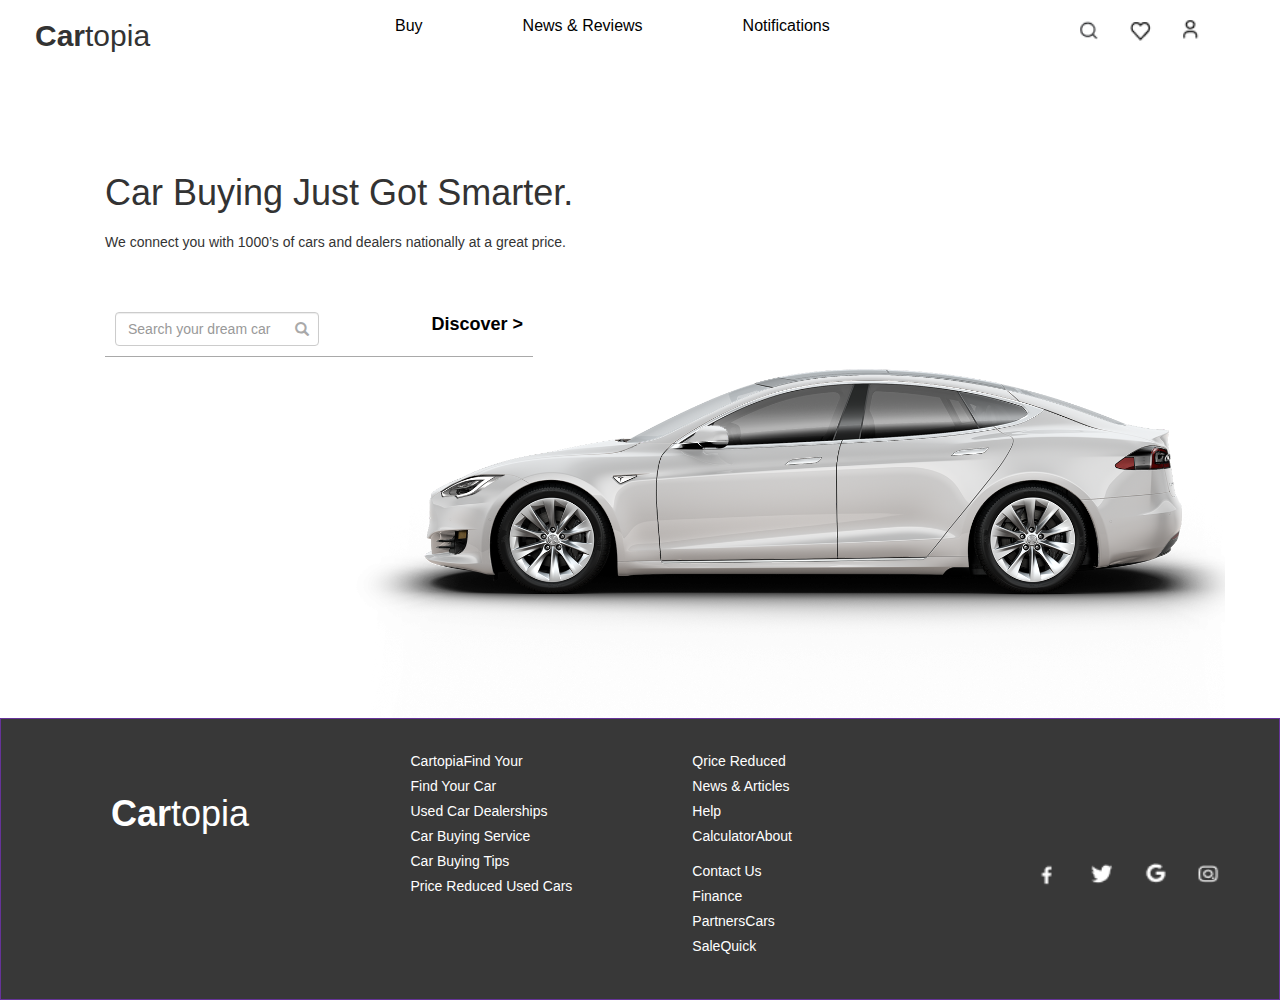
<file: index.html>
<!DOCTYPE html>
<html>
    
<head>
    <meta charset="UTF-8">
    <title>index</title>

    <meta http-equiv="x-ua-compatible" content="IE=edge" />

    <meta name="viewport" content="user-scalable=no,width=device-width,initial-scale=1.0" />

    <link rel="stylesheet" href="lib/bootstrap/css/bootstrap.min.css" />
    

    <!--[if lt IE 9]>
        <script src="lib/html5shiv/html5shiv.min.js"></script>
        <script src="lib/response/respond.min.js"></script>
    <![endif]-->
    <link href="./css/index.css" rel="stylesheet" />
</head>
<body>
    <div class="conter1">
        <header class="container-fluid headd">
            <div class="row">
                <div class="col-xs-6 col-lg-3 car"><span class="glyphicon glyphicon-align-justify visible-xs"  data-toggle="modal" data-target="#myModal"></span><span>Car</span>topia</div>
                <ul class="col-xs-6 col-lg-6 hidden-xs visible-lg buy">
                    <li><a href="">Buy</a></li>
                    <li><a href="">News & Reviews</a></li>
                    <li><a href="./logoin.html">Notifications</a></li>
                </ul>
                <div class="col-xs-6 col-lg-3 new">
                    <ul>
                        <li><a href=""  data-toggle="modal" data-target="#myModal3"><img src="./images/2.png" alt=""></a></li>
                        <li><a href=""><img src="./images/3.png" alt=""></a></li>
                        <li><a href=""  data-toggle="modal" data-target="#myModal2"><img src="./images/4.png" alt=""></a></li>
                    </ul>
                </div>
            </div>
        </header>
        <!-- （Modal） -->
		<div class="modal fade" id="myModal" tabindex="-1" role="dialog" aria-labelledby="myModalLabel" aria-hidden="true">
			<div class="modal-dialog">
				<div class="modal-content  wefot2">
					<div class="modal-header">
						<button type="button" class="close" data-dismiss="modal" aria-hidden="true">&times;</button>
						<h4 class="modal-title" id="myModalLabel">Sign up<span>Log in</span></h4>
					</div>
					<div class="modal-body">
                        <ul>
                            <li><a href="">Home</a></li>
                            <li><a href="">Buy</a></li>
                            <li><a href="">News&Reviews</a></li>
                            <li><a href="">Notifications</a></li>
                        </ul>
                        <div class="car2"><span>Car</span>topia</div>
                    </div>
				</div><!-- /.modal-content -->
			</div><!-- /.modal -->
		</div>
        <!--（Modal） -->
		<div class="modal fade" id="myModal2" tabindex="-1" role="dialog" aria-labelledby="myModalLabel" aria-hidden="true">
			<div class="modal-dialog">
				<div class="modal-content  wefot2">
					<div class="modal-header">
						<button type="button" class="close" data-dismiss="modal" aria-hidden="true">&times;</button>
					</div>
					<div class="modal-body signgn">
                        <h1>Sign in</h1>
                        <input type="text" class="form-control" id="name" placeholder="username">
                        <input type="password" class="form-control" id="inputPassword" placeholder="paddword">
                        <button type="button" class="btn btn-warning"><a href="./index.html">SGIN IN</a></button>
                        <div>or</div>
                        <p><a href=""><img src="./images/18.png" alt=""></a></p>
                        <p class="haves">Dont have an account? <span>Sign Up</span></p>
                    </div>
				</div><!-- /.modal-content -->
			</div><!-- /.modal -->
		</div>
        <!-- （Modal） -->
		<div class="modal fade" id="myModal3" tabindex="-1" role="dialog" aria-labelledby="myModalLabel" aria-hidden="true">
			<div class="modal-dialog">
				<div class="modal-content  wefot2">
					<div class="modal-header">
						<button type="button" class="close glyphicon glyphicon-align-justify"  data-toggle="modal" data-target="#myModal" data-dismiss="modal" aria-hidden="true"></button>
                        <h3 class="modal-title" id="myModalLabel car"><span>Car</span>topia</h3>
					</div>
					<div class="modal-body signgn">
                        <p><a href="./index.html" class="bbffd">&lt; Back</a></p>
                        <div class="sersercc">
                            <input type="text" class="form-control" id="name" placeholder="username">
                            <input type="text" class="form-control" id="name" placeholder="username">
                            <input type="text" class="form-control" id="name" placeholder="username">
                            <input type="text" class="form-control scfy" id="name" placeholder="username">
                            <input type="text" class="form-control scfy2" id="name" placeholder="username">
                            <input type="text" class="form-control" id="name" placeholder="username">
                            <input type="text" class="form-control" id="name" placeholder="username">
                            <input type="text" class="form-control" id="name" placeholder="username">
                            <button type="button" class="btn btn-warning"><a href="./list.html">SEARCH</a></button>
                        </div>
                    </div>
				</div><!-- /.modal-content -->
			</div><!-- /.modal -->
		</div>
        <div class="container">
            <div class="row">
                <div class="wefot">
                    <h1>Car Buying Just Got Smarter.</h1>
                    <div class="nect">We connect you with 1000’s of cars and dealers nationally at a great price.</div>
                    <div class="drema "><input type="text" class="form-control hidden-xs" id="name" placeholder="Search your dream car"><a href="./list.html" class="glyphicon glyphicon-search"></a> <span><a href="./list.html">Discover &gt;</a></span></div>
                </div>
            </div>
        </div>
        <footer class="container-fluid">
            <div class="row">
                <div class="topia">
                    
                    <div class="col-xs-0 col-lg-3 crtto hidden-xs" ><b>Car</b>topia</div>
                    <div class="col-xs-12 col-lg-6">
                        <ul class="hidden-xs">
                            <li><a href="">CartopiaFind Your</a></li>
                            <li><a href="">Find Your Car</a></li>
                            <li><a href="">Used Car Dealerships</a></li>
                            <li><a href="">Car Buying Service</a></li>
                            <li><a href="">Car Buying Tips</a></li>
                            <li><a href="">Price Reduced Used Cars</a></li>
                        </ul>
                        <ul class="hidden-xs">
                            <li><a href="">Qrice Reduced</a></li>
                            <li><a href="">News & Articles</a></li>
                            <li><a href="">Help</a></li>
                            <li><a href="">CalculatorAbout</a></li>
                        </ul>
                        <ul>
                            <li class="cusleft"><a href="">Contact Us</a></li>
                            <li class="cusright"><a href="">Finance</a></li>
                            <li class="cusright"><a href="">PartnersCars</a></li>
                            <li class="hidden-xs"><a href="">SaleQuick</a></li>
                        </ul>
                    </div>
                    <div class="col-xs-0 col-lg-3 lvik hidden-xs">
                        <div class="dring">
                            <a href=""><img src="./images/5.png" alt=""></a>
                            <a href=""><img src="./images/6.png" alt=""></a>
                            <a href=""><img src="./images/7.png" alt=""></a>
                            <a href=""><img src="./images/8.png" alt=""></a>
                        </div>
                    </div>
                </div>
            </div>
        </footer>
    </div>
    <script src="lib/jquery/jquery-1.11.0.min.js"></script>

	<script src="lib/bootstrap/js/bootstrap.min.js"></script>
</body>

</html>
</file>
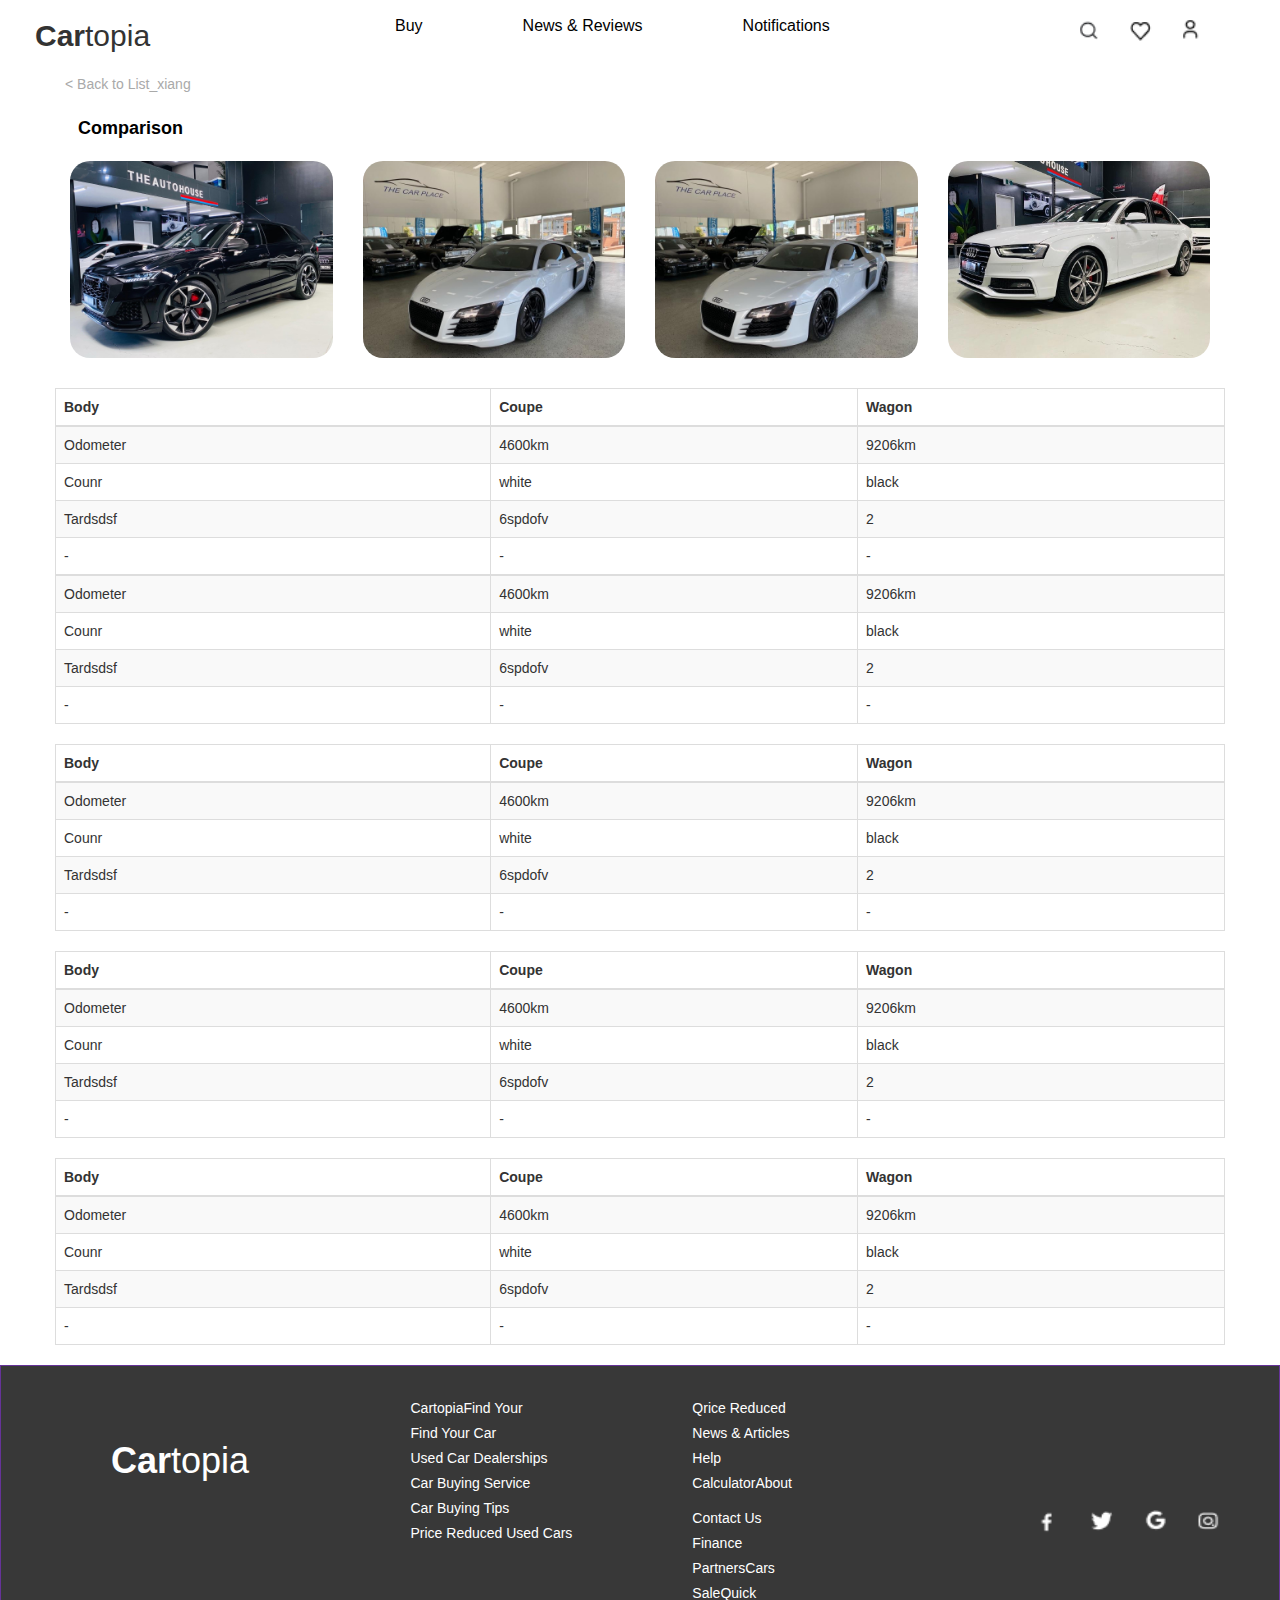
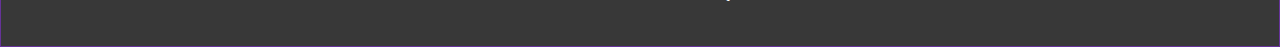
<file: detailed_parameters.html>
<!DOCTYPE html>
<html>
    
<head>
    <meta charset="UTF-8">
    <title>detailed_parameters</title>

    <meta http-equiv="x-ua-compatible" content="IE=edge" />

    <meta name="viewport" content="user-scalable=no,width=device-width,initial-scale=1.0" />
 
    <link rel="stylesheet" href="lib/bootstrap/css/bootstrap.min.css" />
  

    <!--[if lt IE 9]>
        <script src="lib/html5shiv/html5shiv.min.js"></script>
        <script src="lib/response/respond.min.js"></script>
    <![endif]-->
    
    <link href="./css/detailed_parameters.css" rel="stylesheet" />
    <link rel="stylesheet" href="./css/index.css">
</head>
<body>
    <div class="conter1">
      <header class="container-fluid headd">
        <div class="row">
            <div class="col-xs-6 col-lg-3 car"><span class="glyphicon glyphicon-align-justify visible-xs"  data-toggle="modal" data-target="#myModal"></span><span>Car</span>topia <br/><a class="hidden-xs" href="./list_xiang.html">&lt; Back to List_xiang</a></div>
            <ul class="col-xs-6 col-lg-6 hidden-xs visible-lg buy">
                <li><a href="">Buy</a></li>
                <li><a href="">News & Reviews</a></li>
                <li><a href="./logoin.html">Notifications</a></li>
            </ul>
            <div class="col-xs-6 col-lg-3 new">
                <ul>
                    <li><a href=""  data-toggle="modal" data-target="#myModal3"><img src="./images/2.png" alt=""></a></li>
                    <li><a href=""><img src="./images/3.png" alt=""></a></li>
                    <li><a href=""  data-toggle="modal" data-target="#myModal2"><img src="./images/4.png" alt=""></a></li>
                </ul>
            </div>
        </div>
    </header>
            <!-- 模态框（Modal） -->
        <div class="modal fade" id="myModal" tabindex="-1" role="dialog" aria-labelledby="myModalLabel" aria-hidden="true">
          <div class="modal-dialog">
            <div class="modal-content  wefot2">
              <div class="modal-header">
                <button type="button" class="close" data-dismiss="modal" aria-hidden="true">&times;</button>
                <h4 class="modal-title" id="myModalLabel">Sign up<span>Log in</span></h4>
              </div>
              <div class="modal-body">
                            <ul>
                                <li><a href="">Home</a></li>
                                <li><a href="">Buy</a></li>
                                <li><a href="">News&Reviews</a></li>
                                <li><a href="">Notifications</a></li>
                            </ul>
                            <div class="car2"><span>Car</span>topia</div>
                        </div>
            </div><!-- /.modal-content -->
          </div><!-- /.modal -->
        </div>
            <!-- 模态框（Modal） -->
        <div class="modal fade" id="myModal2" tabindex="-1" role="dialog" aria-labelledby="myModalLabel" aria-hidden="true">
          <div class="modal-dialog">
            <div class="modal-content  wefot2">
              <div class="modal-header">
                <button type="button" class="close" data-dismiss="modal" aria-hidden="true">&times;</button>
              </div>
              <div class="modal-body signgn">
                            <h1>Sign in</h1>
                            <input type="text" class="form-control" id="name" placeholder="username">
                            <input type="password" class="form-control" id="inputPassword" placeholder="paddword">
                            <button type="button" class="btn btn-warning"><a href="./index.html">SGIN IN</a></button>
                            <div>or</div>
                            <p><a href=""><img src="./images/18.png" alt=""></a></p>
                            <p class="haves">Dont have an account? <span>Sign Up</span></p>
                        </div>
            </div><!-- /.modal-content -->
          </div><!-- /.modal -->
        </div>
            <!-- （Modal） -->
        <div class="modal fade" id="myModal3" tabindex="-1" role="dialog" aria-labelledby="myModalLabel" aria-hidden="true">
          <div class="modal-dialog">
            <div class="modal-content  wefot2">
              <div class="modal-header">
                <button type="button" class="close glyphicon glyphicon-align-justify"  data-toggle="modal" data-target="#myModal" data-dismiss="modal" aria-hidden="true"></button>
                            <h3 class="modal-title" id="myModalLabel car"><span>Car</span>topia</h3>
              </div>
              <div class="modal-body signgn">
                            <p><a href="./index.html" class="bbffd">&lt; Back</a></p>
                            <div class="sersercc">
                                <input type="text" class="form-control" id="name" placeholder="username">
                                <input type="text" class="form-control" id="name" placeholder="username">
                                <input type="text" class="form-control" id="name" placeholder="username">
                                <input type="text" class="form-control scfy" id="name" placeholder="username">
                                <input type="text" class="form-control scfy2" id="name" placeholder="username">
                                <input type="text" class="form-control" id="name" placeholder="username">
                                <input type="text" class="form-control" id="name" placeholder="username">
                                <input type="text" class="form-control" id="name" placeholder="username">
                                <button type="button" class="btn btn-warning"><a href="./list.html">SEARCH</a></button>
                            </div>
                        </div>
            </div><!-- /.modal-content -->
          </div><!-- /.modal -->
        </div>
        <div class="container">
            <div class="row">
                
                <div class="audi2"><a href="">Comparison</a></div>
            </div>
        </div>
        <div class="container">
            <div class="row clearfix">
               <a href="./step1.html" class="col-xs-6 col-sm-6 col-lg-3 haoche">
                    <div><img src="./images/9.png"/></div>
                    
                </a>
               <a href="./step1.html" class="col-xs-6 col-sm-6 col-lg-3 haoche">
                    <div><img src="./images/10.png"/></div>
                    
                </a>
               <a href="./step1.html" class="col-xs-6 col-sm-6 col-lg-3 haoche hidden-xs">
                    <div><img src="./images/11.png"/></div>
                    
                </a>
                <a href="./step1.html" class="col-xs-6 col-sm-6 col-lg-3 haoche hidden-xs">
                    <div><img src="./images/12.png"/></div>
                    
                </a>
            </div>
            <div class="row clearfix">
                <div class="table-responsive">
                    <table class="table table-bordered table-striped">
                      <thead>
                        <tr>
                          <th>Body</th>
                          <th>Coupe</th>
                          <th>Wagon</th>
                        </tr>
                      </thead>
                      <tbody>
                        <tr>
                          <td>Odometer</td>
                          <td>4600km</td>
                          <td>9206km</td></tr>
                        <tr>
                          <td>Counr</td>
                          <td>white</td>
                          <td>black</td></tr>
                        <tr>
                          <td>Tardsdsf</td>
                          <td>6spdofv</td>
                          <td>2</td></tr>
                        <tr>
                          <td>-</td>
                          <td>-</td>
                          <td>-</td>
                        </tr>
                      </tbody>
                      <tbody>
                        <tr>
                          <td>Odometer</td>
                          <td>4600km</td>
                          <td>9206km</td></tr>
                        <tr>
                          <td>Counr</td>
                          <td>white</td>
                          <td>black</td></tr>
                        <tr>
                          <td>Tardsdsf</td>
                          <td>6spdofv</td>
                          <td>2</td></tr>
                        <tr>
                          <td>-</td>
                          <td>-</td>
                          <td>-</td>
                        </tr>
                      </tbody>
                    </table>
                  </div>
            </div>
            <div class="row clearfix">
                <div class="table-responsive">
                    <table class="table table-bordered table-striped">
                      <thead>
                        <tr>
                          <th>Body</th>
                          <th>Coupe</th>
                          <th>Wagon</th>
                        </tr>
                      </thead>
                      <tbody>
                        <tr>
                          <td>Odometer</td>
                          <td>4600km</td>
                          <td>9206km</td></tr>
                        <tr>
                          <td>Counr</td>
                          <td>white</td>
                          <td>black</td></tr>
                        <tr>
                          <td>Tardsdsf</td>
                          <td>6spdofv</td>
                          <td>2</td></tr>
                        <tr>
                          <td>-</td>
                          <td>-</td>
                          <td>-</td>
                        </tr>
                      </tbody>
                    </table>
                  </div>
            </div>
            <div class="row clearfix">
                <div class="table-responsive">
                    <table class="table table-bordered table-striped">
                      <thead>
                        <tr>
                          <th>Body</th>
                          <th>Coupe</th>
                          <th>Wagon</th>
                        </tr>
                      </thead>
                      <tbody>
                        <tr>
                          <td>Odometer</td>
                          <td>4600km</td>
                          <td>9206km</td></tr>
                        <tr>
                          <td>Counr</td>
                          <td>white</td>
                          <td>black</td></tr>
                        <tr>
                          <td>Tardsdsf</td>
                          <td>6spdofv</td>
                          <td>2</td></tr>
                        <tr>
                          <td>-</td>
                          <td>-</td>
                          <td>-</td>
                        </tr>
                      </tbody>
                    </table>
                  </div>
            </div>
            <div class="row clearfix">
                <div class="table-responsive">
                    <table class="table table-bordered table-striped">
                      <thead>
                        <tr>
                          <th>Body</th>
                          <th>Coupe</th>
                          <th>Wagon</th>
                        </tr>
                      </thead>
                      <tbody>
                        <tr>
                          <td>Odometer</td>
                          <td>4600km</td>
                          <td>9206km</td></tr>
                        <tr>
                          <td>Counr</td>
                          <td>white</td>
                          <td>black</td></tr>
                        <tr>
                          <td>Tardsdsf</td>
                          <td>6spdofv</td>
                          <td>2</td></tr>
                        <tr>
                          <td>-</td>
                          <td>-</td>
                          <td>-</td>
                        </tr>
                      </tbody>
                    </table>
                  </div>
            </div>
         </div>
         
         <footer class="container-fluid">
          <div class="row">
              <div class="topia">
                  
                  <div class="col-xs-0 col-lg-3 crtto hidden-xs" ><b>Car</b>topia</div>
                  <div class="col-xs-12 col-lg-6">
                      <ul class="hidden-xs">
                          <li><a href="">CartopiaFind Your</a></li>
                          <li><a href="">Find Your Car</a></li>
                          <li><a href="">Used Car Dealerships</a></li>
                          <li><a href="">Car Buying Service</a></li>
                          <li><a href="">Car Buying Tips</a></li>
                          <li><a href="">Price Reduced Used Cars</a></li>
                      </ul>
                      <ul class="hidden-xs">
                          <li><a href="">Qrice Reduced</a></li>
                          <li><a href="">News & Articles</a></li>
                          <li><a href="">Help</a></li>
                          <li><a href="">CalculatorAbout</a></li>
                      </ul>
                      <ul>
                          <li class="cusleft"><a href="">Contact Us</a></li>
                          <li class="cusright"><a href="">Finance</a></li>
                          <li class="cusright"><a href="">PartnersCars</a></li>
                          <li class="hidden-xs"><a href="">SaleQuick</a></li>
                      </ul>
                  </div>
                  <div class="col-xs-0 col-lg-3 lvik hidden-xs">
                      <div class="dring">
                          <a href=""><img src="./images/5.png" alt=""></a>
                          <a href=""><img src="./images/6.png" alt=""></a>
                          <a href=""><img src="./images/7.png" alt=""></a>
                          <a href=""><img src="./images/8.png" alt=""></a>
                      </div>
                  </div>
              </div>
          </div>
      </footer>
    </div>
    <script src="lib/jquery/jquery-1.11.0.min.js"></script>

	<script src="lib/bootstrap/js/bootstrap.min.js"></script>
</body>

</html>
</file>
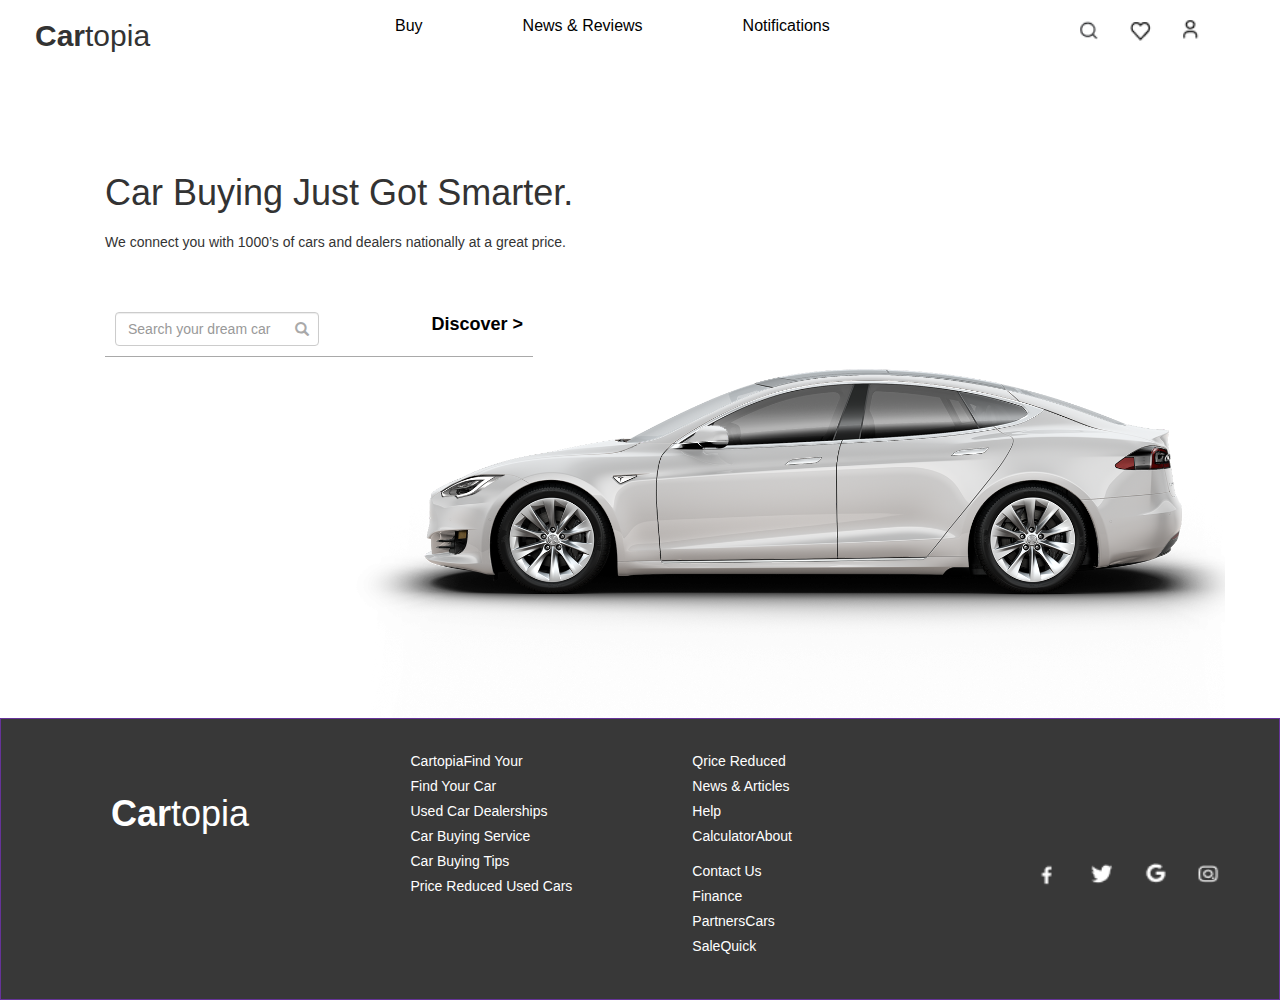
<file: index2.html>
<!DOCTYPE html>
<html>
    
<head>
    <meta charset="UTF-8">
    <title>index</title>

    <meta http-equiv="x-ua-compatible" content="IE=edge" />

    <meta name="viewport" content="user-scalable=no,width=device-width,initial-scale=1.0" />

    <link rel="stylesheet" href="lib/bootstrap/css/bootstrap.min.css" />
    

    <!--[if lt IE 9]>
        <script src="lib/html5shiv/html5shiv.min.js"></script>
        <script src="lib/response/respond.min.js"></script>
    <![endif]-->
    <link href="./css/index.css" rel="stylesheet" />
</head>
<body>
    <div class="conter1">
        <header class="container-fluid headd">
            <div class="row">
                <div class="col-xs-6 col-lg-3 car"><span class="glyphicon glyphicon-align-justify visible-xs"  data-toggle="modal" data-target="#myModal"></span><span>Car</span>topia</div>
                <ul class="col-xs-6 col-lg-6 hidden-xs visible-lg buy">
                    <li><a href="">Buy</a></li>
                    <li><a href="">News & Reviews</a></li>
                    <li><a href="./logoin.html">Notifications</a></li>
                </ul>
                <div class="col-xs-6 col-lg-3 new">
                    <ul>
                        <li><a href=""  data-toggle="modal" data-target="#myModal3"><img src="./images/2.png" alt=""></a></li>
                        <li><a href=""><img src="./images/3.png" alt=""></a></li>
                        <li><a href=""  data-toggle="modal" data-target="#myModal2"><img src="./images/4.png" alt=""></a></li>
                    </ul>
                </div>
            </div>
        </header>
        <!-- （Modal） -->
		<div class="modal fade" id="myModal" tabindex="-1" role="dialog" aria-labelledby="myModalLabel" aria-hidden="true">
			<div class="modal-dialog">
				<div class="modal-content  wefot2">
					<div class="modal-header">
						<button type="button" class="close" data-dismiss="modal" aria-hidden="true">&times;</button>
						<h4 class="modal-title" id="myModalLabel">Sign up<span>Log in</span></h4>
					</div>
					<div class="modal-body">
                        <ul>
                            <li><a href="">Home</a></li>
                            <li><a href="">Buy</a></li>
                            <li><a href="">News&Reviews</a></li>
                            <li><a href="">Notifications</a></li>
                        </ul>
                        <div class="car2"><span>Car</span>topia</div>
                    </div>
				</div><!-- /.modal-content -->
			</div><!-- /.modal -->
		</div>
        <!--（Modal） -->
		<div class="modal fade" id="myModal2" tabindex="-1" role="dialog" aria-labelledby="myModalLabel" aria-hidden="true">
			<div class="modal-dialog">
				<div class="modal-content  wefot2">
					<div class="modal-header">
						<button type="button" class="close" data-dismiss="modal" aria-hidden="true">&times;</button>
					</div>
					<div class="modal-body signgn">
                        <h1>Sign in</h1>
                        <input type="text" class="form-control" id="name" placeholder="username">
                        <input type="password" class="form-control" id="inputPassword" placeholder="paddword">
                        <button type="button" class="btn btn-warning"><a href="./index2.html">SGIN IN</a></button>
                        <div>or</div>
                        <p><a href=""><img src="./images/18.png" alt=""></a></p>
                        <p class="haves">Dont have an account? <span>Sign Up</span></p>
                    </div>
				</div><!-- /.modal-content -->
			</div><!-- /.modal -->
		</div>
        <!-- （Modal） -->
		<div class="modal fade" id="myModal3" tabindex="-1" role="dialog" aria-labelledby="myModalLabel" aria-hidden="true">
			<div class="modal-dialog">
				<div class="modal-content  wefot2">
					<div class="modal-header">
						<button type="button" class="close glyphicon glyphicon-align-justify"  data-toggle="modal" data-target="#myModal" data-dismiss="modal" aria-hidden="true"></button>
                        <h3 class="modal-title" id="myModalLabel car"><span>Car</span>topia</h3>
					</div>
					<div class="modal-body signgn">
                        <p><a href="./index2.html" class="bbffd">&lt; Back</a></p>
                        <div class="sersercc">
                            <input type="text" class="form-control" id="name" placeholder="username">
                            <input type="text" class="form-control" id="name" placeholder="username">
                            <input type="text" class="form-control" id="name" placeholder="username">
                            <input type="text" class="form-control scfy" id="name" placeholder="username">
                            <input type="text" class="form-control scfy2" id="name" placeholder="username">
                            <input type="text" class="form-control" id="name" placeholder="username">
                            <input type="text" class="form-control" id="name" placeholder="username">
                            <input type="text" class="form-control" id="name" placeholder="username">
                            <button type="button" class="btn btn-warning"><a href="./list.html">SEARCH</a></button>
                        </div>
                    </div>
				</div><!-- /.modal-content -->
			</div><!-- /.modal -->
		</div>
        <div class="container">
            <div class="row">
                <div class="wefot">
                    <h1>Car Buying Just Got Smarter.</h1>
                    <div class="nect">We connect you with 1000’s of cars and dealers nationally at a great price.</div>
                    <div class="drema "><input type="text" class="form-control hidden-xs" id="name" placeholder="Search your dream car"><a href="./list.html" class="glyphicon glyphicon-search"></a> <span><a href="./list.html">Discover &gt;</a></span></div>
                </div>
            </div>
        </div>
        <footer class="container-fluid">
            <div class="row">
                <div class="topia">
                    
                    <div class="col-xs-0 col-lg-3 crtto hidden-xs" ><b>Car</b>topia</div>
                    <div class="col-xs-12 col-lg-6">
                        <ul class="hidden-xs">
                            <li><a href="">CartopiaFind Your</a></li>
                            <li><a href="">Find Your Car</a></li>
                            <li><a href="">Used Car Dealerships</a></li>
                            <li><a href="">Car Buying Service</a></li>
                            <li><a href="">Car Buying Tips</a></li>
                            <li><a href="">Price Reduced Used Cars</a></li>
                        </ul>
                        <ul class="hidden-xs">
                            <li><a href="">Qrice Reduced</a></li>
                            <li><a href="">News & Articles</a></li>
                            <li><a href="">Help</a></li>
                            <li><a href="">CalculatorAbout</a></li>
                        </ul>
                        <ul>
                            <li class="cusleft"><a href="">Contact Us</a></li>
                            <li class="cusright"><a href="">Finance</a></li>
                            <li class="cusright"><a href="">PartnersCars</a></li>
                            <li class="hidden-xs"><a href="">SaleQuick</a></li>
                        </ul>
                    </div>
                    <div class="col-xs-0 col-lg-3 lvik hidden-xs">
                        <div class="dring">
                            <a href=""><img src="./images/5.png" alt=""></a>
                            <a href=""><img src="./images/6.png" alt=""></a>
                            <a href=""><img src="./images/7.png" alt=""></a>
                            <a href=""><img src="./images/8.png" alt=""></a>
                        </div>
                    </div>
                </div>
            </div>
        </footer>
    </div>
    <script src="lib/jquery/jquery-1.11.0.min.js"></script>
		<!--import bootstrap js-->
	<script src="lib/bootstrap/js/bootstrap.min.js"></script>
</body>

</html>
</file>
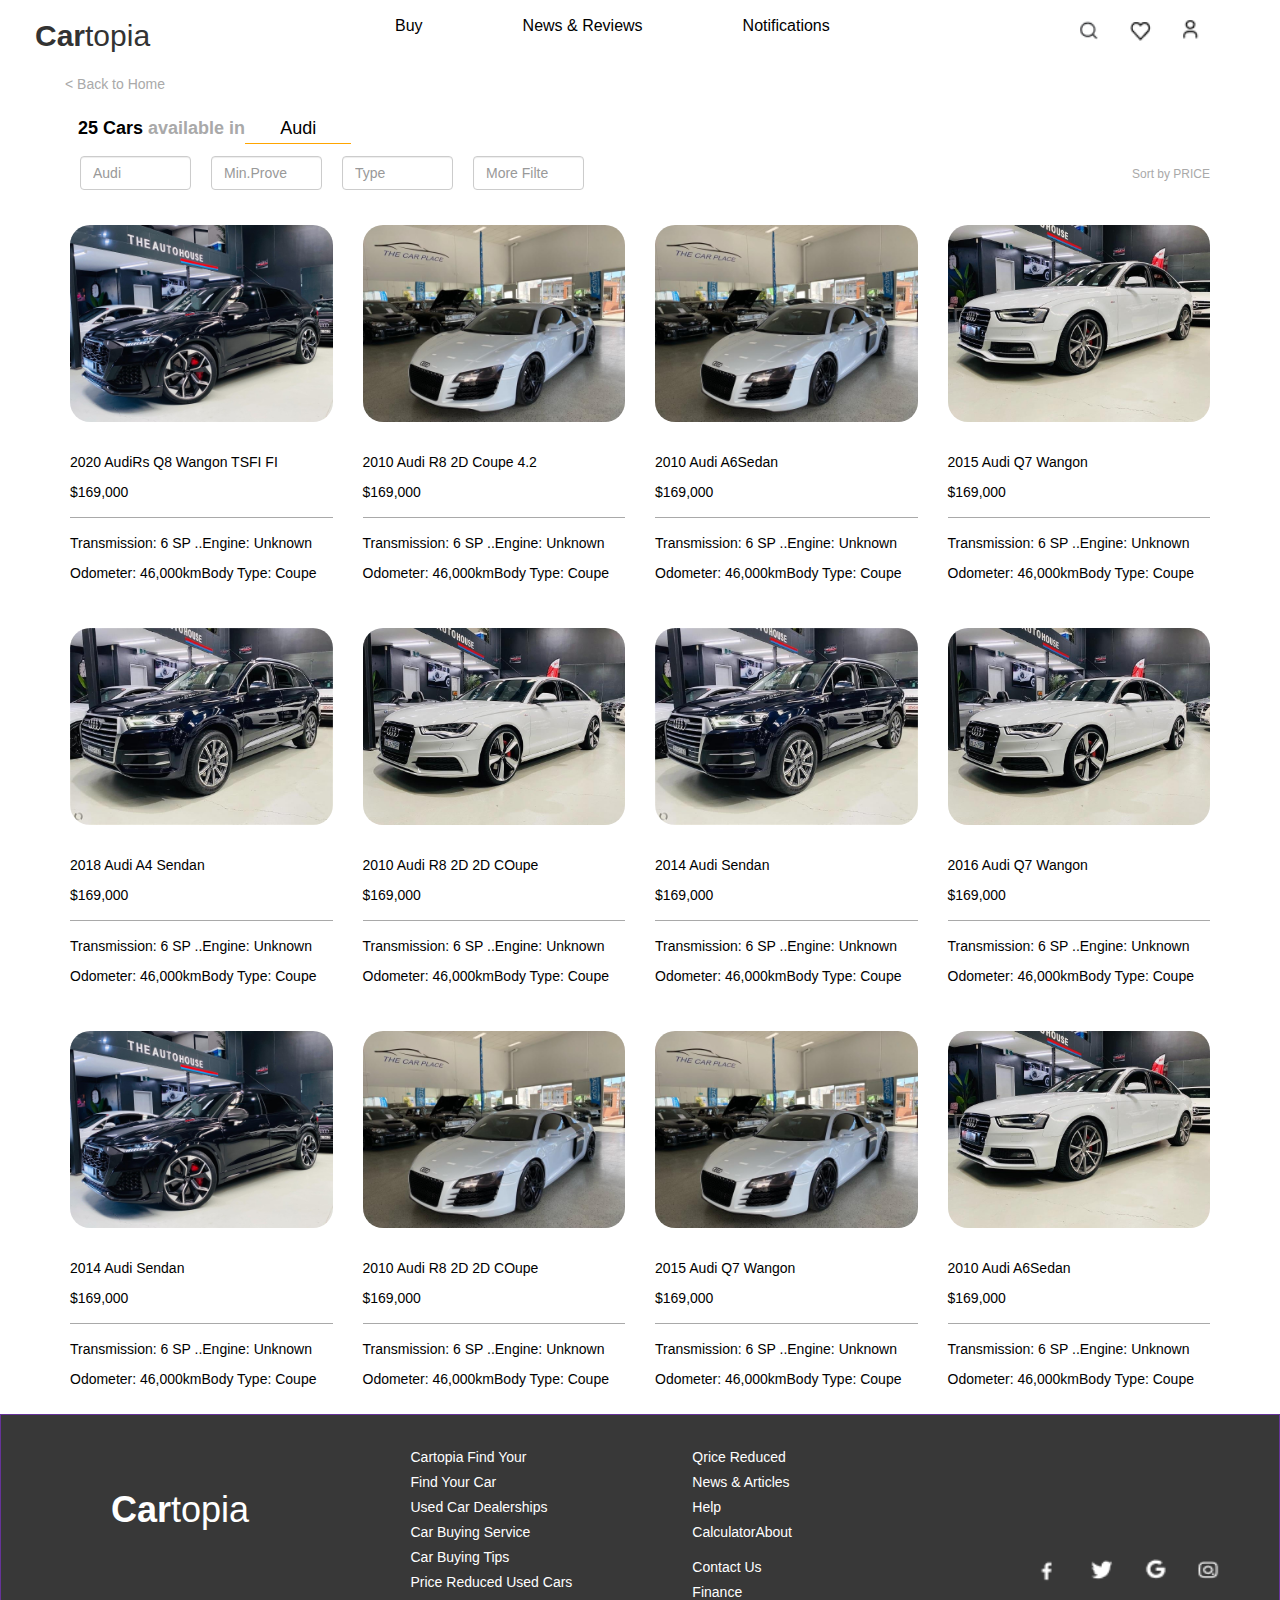
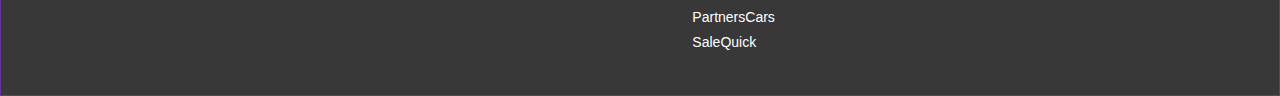
<file: list.html>
<!DOCTYPE html>
<html>
    
<head>
    <meta charset="UTF-8">
    <title>list</title>
 
    <meta http-equiv="x-ua-compatible" content="IE=edge" />

    <meta name="viewport" content="user-scalable=no,width=device-width,initial-scale=1.0" />
  
    <link rel="stylesheet" href="lib/bootstrap/css/bootstrap.min.css" />

    

    <!--[if lt IE 9]>
        <script src="lib/html5shiv/html5shiv.min.js"></script>
        <script src="lib/response/respond.min.js"></script>
    <![endif]-->
    
    <link href="./css/list.css" rel="stylesheet" />
    <link href="./css/index.css" rel="stylesheet" />
</head>
<body>
    <div class="conter1">
        <header class="container-fluid headd">
            <div class="row">
                <div class="col-xs-6 col-lg-3 car"><span class="glyphicon glyphicon-align-justify visible-xs"  data-toggle="modal" data-target="#myModal"></span><span>Car</span>topia  <br/><a href="./index.html" class="hidden-xs">&lt; Back to Home</a></div>
                <ul class="col-xs-6 col-lg-6 hidden-xs visible-lg buy">
                    <li><a href="">Buy</a></li>
                    <li><a href="">News & Reviews</a></li>
                    <li><a href="./logoin.html">Notifications</a></li>
                </ul>
                <div class="col-xs-6 col-lg-3 new">
                    <ul>
                        <li><a href=""  data-toggle="modal" data-target="#myModal3"><img src="./images/2.png" alt=""></a></li>
                        <li><a href=""><img src="./images/3.png" alt=""></a></li>
                        <li><a href=""  data-toggle="modal" data-target="#myModal2"><img src="./images/4.png" alt=""></a></li>
                    </ul>
                </div>
            </div>
        </header>
        <!-- （Modal） -->
		<div class="modal fade" id="myModal" tabindex="-1" role="dialog" aria-labelledby="myModalLabel" aria-hidden="true">
			<div class="modal-dialog">
				<div class="modal-content  wefot2">
					<div class="modal-header">
						<button type="button" class="close" data-dismiss="modal" aria-hidden="true">&times;</button>
						<h4 class="modal-title" id="myModalLabel">Sign up<span>Log in</span></h4>
					</div>
					<div class="modal-body">
                        <ul>
                            <li><a href="">Home</a></li>
                            <li><a href="">Buy</a></li>
                            <li><a href="">News&Reviews</a></li>
                            <li><a href="">Notifications</a></li>
                        </ul>
                        <div class="car2"><span>Car</span>topia</div>
                    </div>
				</div><!-- /.modal-content -->
			</div><!-- /.modal -->
		</div>
        <!-- Modal） -->
		<div class="modal fade" id="myModal2" tabindex="-1" role="dialog" aria-labelledby="myModalLabel" aria-hidden="true">
			<div class="modal-dialog">
				<div class="modal-content  wefot2">
					<div class="modal-header">
						<button type="button" class="close" data-dismiss="modal" aria-hidden="true">&times;</button>
					</div>
					<div class="modal-body signgn">
                        <h1>Sign in</h1>
                        <input type="text" class="form-control" id="name" placeholder="username">
                        <input type="password" class="form-control" id="inputPassword" placeholder="paddword">
                        <button type="button" class="btn btn-warning"><a href="./index.html">SGIN IN</a></button>
                        <div>or</div>
                        <p><a href=""><img src="./images/18.png" alt=""></a></p>
                        <p class="haves">Don't have an account? <span>Sign Up</span></p>
                    </div>
				</div><!-- /.modal-content -->
			</div><!-- /.modal -->
		</div>
        <!-- （Modal） -->
		<div class="modal fade" id="myModal3" tabindex="-1" role="dialog" aria-labelledby="myModalLabel" aria-hidden="true">
			<div class="modal-dialog">
				<div class="modal-content  wefot2">
					<div class="modal-header">
						<button type="button" class="close glyphicon glyphicon-align-justify"  data-toggle="modal" data-target="#myModal" data-dismiss="modal" aria-hidden="true"></button>
                        <h3 class="modal-title" id="myModalLabel car"><span>Car</span>topia</h3>
					</div>
					<div class="modal-body signgn">
                        <p><a href="./index.html" class="bbffd">&lt; Back</a></p>
                        <div class="sersercc">
                            <input type="text" class="form-control" id="name" placeholder="username">
                            <input type="text" class="form-control" id="name" placeholder="username">
                            <input type="text" class="form-control" id="name" placeholder="username">
                            <input type="text" class="form-control scfy" id="name" placeholder="username">
                            <input type="text" class="form-control scfy2" id="name" placeholder="username">
                            <input type="text" class="form-control" id="name" placeholder="username">
                            <input type="text" class="form-control" id="name" placeholder="username">
                            <input type="text" class="form-control" id="name" placeholder="username">
                            <button type="button" class="btn btn-warning"><a href="./list.html">SEARCH</a></button>
                        </div>
                    </div>
				</div><!-- /.modal-content -->
			</div><!-- /.modal -->
		</div>
        <div class="container">
            <div class="row">
                
                <div class="audi2"><a href="">25 Cars</a> available in<span>Audi</span></div>
            </div>
            <div class="row">
                <div class="col-xs-6 col-lg-6 xiala">
                    <input type="text" class="form-control " id="name" placeholder="Audi">
                    <input type="text" class="form-control hidden-xs" id="name" placeholder="Min.Prove">
                    <input type="text" class="form-control hidden-xs" id="name" placeholder="Type">
                    <input type="text" class="form-control hidden-xs" id="name" placeholder="More Filte">
                </div>
                <div class="col-xs-6 col-lg-6 sortss">
                    <span>Sort by PRICE</span>
                </div>
            </div>
        </div>
        <div class="container">
            <div class="row clearfix">
               <a href="./list_xiang.html" class="col-xs-12 col-sm-6 col-lg-3 haoche">
                    <div><img src="./images/9.png"/></div>
                    <div class="jianbing">
                        <p>2020 AudiRs Q8 Wangon TSFI FI</p>
                        <p class="tranxia">$169,000</p>
                        <p><span>Transmission: 6 SP ..</span><span>Engine: Unknown</span></p>
                        <p><span>Odometer: 46,000km</span><span>Body Type: Coupe</span></p>
                    </div>
                </a>
               <a href="./list_xiang.html" class="col-xs-12 col-sm-6 col-lg-3 haoche">
                    <div><img src="./images/10.png"/></div>
                    <div class="jianbing">
                        <p>2010 Audi R8 2D Coupe 4.2 </p>
                        <p class="tranxia">$169,000</p>
                        <p><span>Transmission: 6 SP ..</span><span>Engine: Unknown</span></p>
                        <p><span>Odometer: 46,000km</span><span>Body Type: Coupe</span></p>
                    </div>
                </a>
               <a href="./list_xiang.html" class="col-xs-12 col-sm-6 col-lg-3 haoche">
                    <div><img src="./images/11.png"/></div>
                    <div class="jianbing">
                        <p>2010 Audi A6Sedan</p>
                        <p class="tranxia">$169,000</p>
                        <p><span>Transmission: 6 SP ..</span><span>Engine: Unknown</span></p>
                        <p><span>Odometer: 46,000km</span><span>Body Type: Coupe</span></p>
                    </div>
                </a>
               <a href="./list_xiang.html" class="col-xs-12 col-sm-6 col-lg-3 haoche">
                    <div><img src="./images/12.png"/></div>
                    <div class="jianbing">
                        <p>2015 Audi Q7 Wangon</p>
                        <p class="tranxia">$169,000</p>
                        <p><span>Transmission: 6 SP ..</span><span>Engine: Unknown</span></p>
                        <p><span>Odometer: 46,000km</span><span>Body Type: Coupe</span></p>
                    </div>
                </a>
                <a href="./list_xiang.html" class="col-xs-12 col-sm-6 col-lg-3 haoche">
                    <div><img src="./images/13.png"/></div>
                    <div class="jianbing">
                        <p>2018 Audi A4 Sendan </p>
                        <p class="tranxia">$169,000</p>
                        <p><span>Transmission: 6 SP ..</span><span>Engine: Unknown</span></p>
                        <p><span>Odometer: 46,000km</span><span>Body Type: Coupe</span></p>
                    </div>
                </a>
               <a href="./list_xiang.html" class="col-xs-12 col-sm-6 col-lg-3 haoche">
                    <div><img src="./images/14.png"/></div>
                    <div class="jianbing">
                        <p>2010 Audi R8 2D 2D COupe</p>
                        <p class="tranxia">$169,000</p>
                        <p><span>Transmission: 6 SP ..</span><span>Engine: Unknown</span></p>
                        <p><span>Odometer: 46,000km</span><span>Body Type: Coupe</span></p>
                    </div>
                </a>
               <a href="./list_xiang.html" class="col-xs-12 col-sm-6 col-lg-3 haoche">
                    <div><img src="./images/15.png"/></div>
                    <div class="jianbing">
                        <p>2014 Audi Sendan</p>
                        <p class="tranxia">$169,000</p>
                        <p><span>Transmission: 6 SP ..</span><span>Engine: Unknown</span></p>
                        <p><span>Odometer: 46,000km</span><span>Body Type: Coupe</span></p>
                    </div>
                </a>
               <a href="./list_xiang.html" class="col-xs-12 col-sm-6 col-lg-3 haoche">
                    <div><img src="./images/16.png"/></div>
                    <div class="jianbing">
                        <p>2016 Audi Q7 Wangon </p>
                        <p class="tranxia">$169,000</p>
                        <p><span>Transmission: 6 SP ..</span><span>Engine: Unknown</span></p>
                        <p><span>Odometer: 46,000km</span><span>Body Type: Coupe</span></p>
                    </div>
                </a>
                <a href="./list_xiang.html" class="col-xs-12 col-sm-6 col-lg-3 haoche">
                    <div><img src="./images/9.png"/></div>
                    <div class="jianbing">
                        <p>2014 Audi Sendan</p>
                        <p class="tranxia">$169,000</p>
                        <p><span>Transmission: 6 SP ..</span><span>Engine: Unknown</span></p>
                        <p><span>Odometer: 46,000km</span><span>Body Type: Coupe</span></p>
                    </div>
                </a>
               <a href="./list_xiang.html" class="col-xs-12 col-sm-6 col-lg-3 haoche">
                    <div><img src="./images/10.png"/></div>
                    <div class="jianbing">
                        <p>2010 Audi R8 2D 2D COupe</p>
                        <p class="tranxia">$169,000</p>
                        <p><span>Transmission: 6 SP ..</span><span>Engine: Unknown</span></p>
                        <p><span>Odometer: 46,000km</span><span>Body Type: Coupe</span></p>
                    </div>
                </a>
               <a href="./list_xiang.html" class="col-xs-12 col-sm-6 col-lg-3 haoche">
                    <div><img src="./images/11.png"/></div>
                    <div class="jianbing">
                        <p>2015 Audi Q7 Wangon</p>
                        <p class="tranxia">$169,000</p>
                        <p><span>Transmission: 6 SP ..</span><span>Engine: Unknown</span></p>
                        <p><span>Odometer: 46,000km</span><span>Body Type: Coupe</span></p>
                    </div>
                </a>
               <a href="./list_xiang.html" class="col-xs-12 col-sm-6 col-lg-3 haoche">
                    <div><img src="./images/12.png"/></div>
                    <div class="jianbing">
                        <p>2010 Audi A6Sedan</p>
                        <p class="tranxia">$169,000</p>
                        <p><span>Transmission: 6 SP ..</span><span>Engine: Unknown</span></p>
                        <p><span>Odometer: 46,000km</span><span>Body Type: Coupe</span></p>
                    </div>
                </a>
            </div>
         </div>
         <footer class="container-fluid">
            <div class="row">
                <div class="topia">
                    
                    <div class="col-xs-0 col-lg-3 crtto hidden-xs" ><b>Car</b>topia</div>
                    <div class="col-xs-12 col-lg-6">
                        <ul class="hidden-xs">
                            <li><a href="">Cartopia Find Your</a></li>
                            <li><a href="">Find Your Car</a></li>
                            <li><a href="">Used Car Dealerships</a></li>
                            <li><a href="">Car Buying Service</a></li>
                            <li><a href="">Car Buying Tips</a></li>
                            <li><a href="">Price Reduced Used Cars</a></li>
                        </ul>
                        <ul class="hidden-xs">
                            <li><a href="">Qrice Reduced</a></li>
                            <li><a href="">News & Articles</a></li>
                            <li><a href="">Help</a></li>
                            <li><a href="">CalculatorAbout</a></li>
                        </ul>
                        <ul>
                            <li class="cusleft"><a href="">Contact Us</a></li>
                            <li class="cusright"><a href="">Finance</a></li>
                            <li class="cusright"><a href="">PartnersCars</a></li>
                            <li class="hidden-xs"><a href="">SaleQuick</a></li>
                        </ul>
                    </div>
                    <div class="col-xs-0 col-lg-3 lvik hidden-xs">
                        <div class="dring">
                            <a href=""><img src="./images/5.png" alt=""></a>
                            <a href=""><img src="./images/6.png" alt=""></a>
                            <a href=""><img src="./images/7.png" alt=""></a>
                            <a href=""><img src="./images/8.png" alt=""></a>
                        </div>
                    </div>
                </div>
            </div>
        </footer>
    </div>
    <script src="lib/jquery/jquery-1.11.0.min.js"></script>

	<script src="lib/bootstrap/js/bootstrap.min.js"></script>
</body>

</html>
</file>
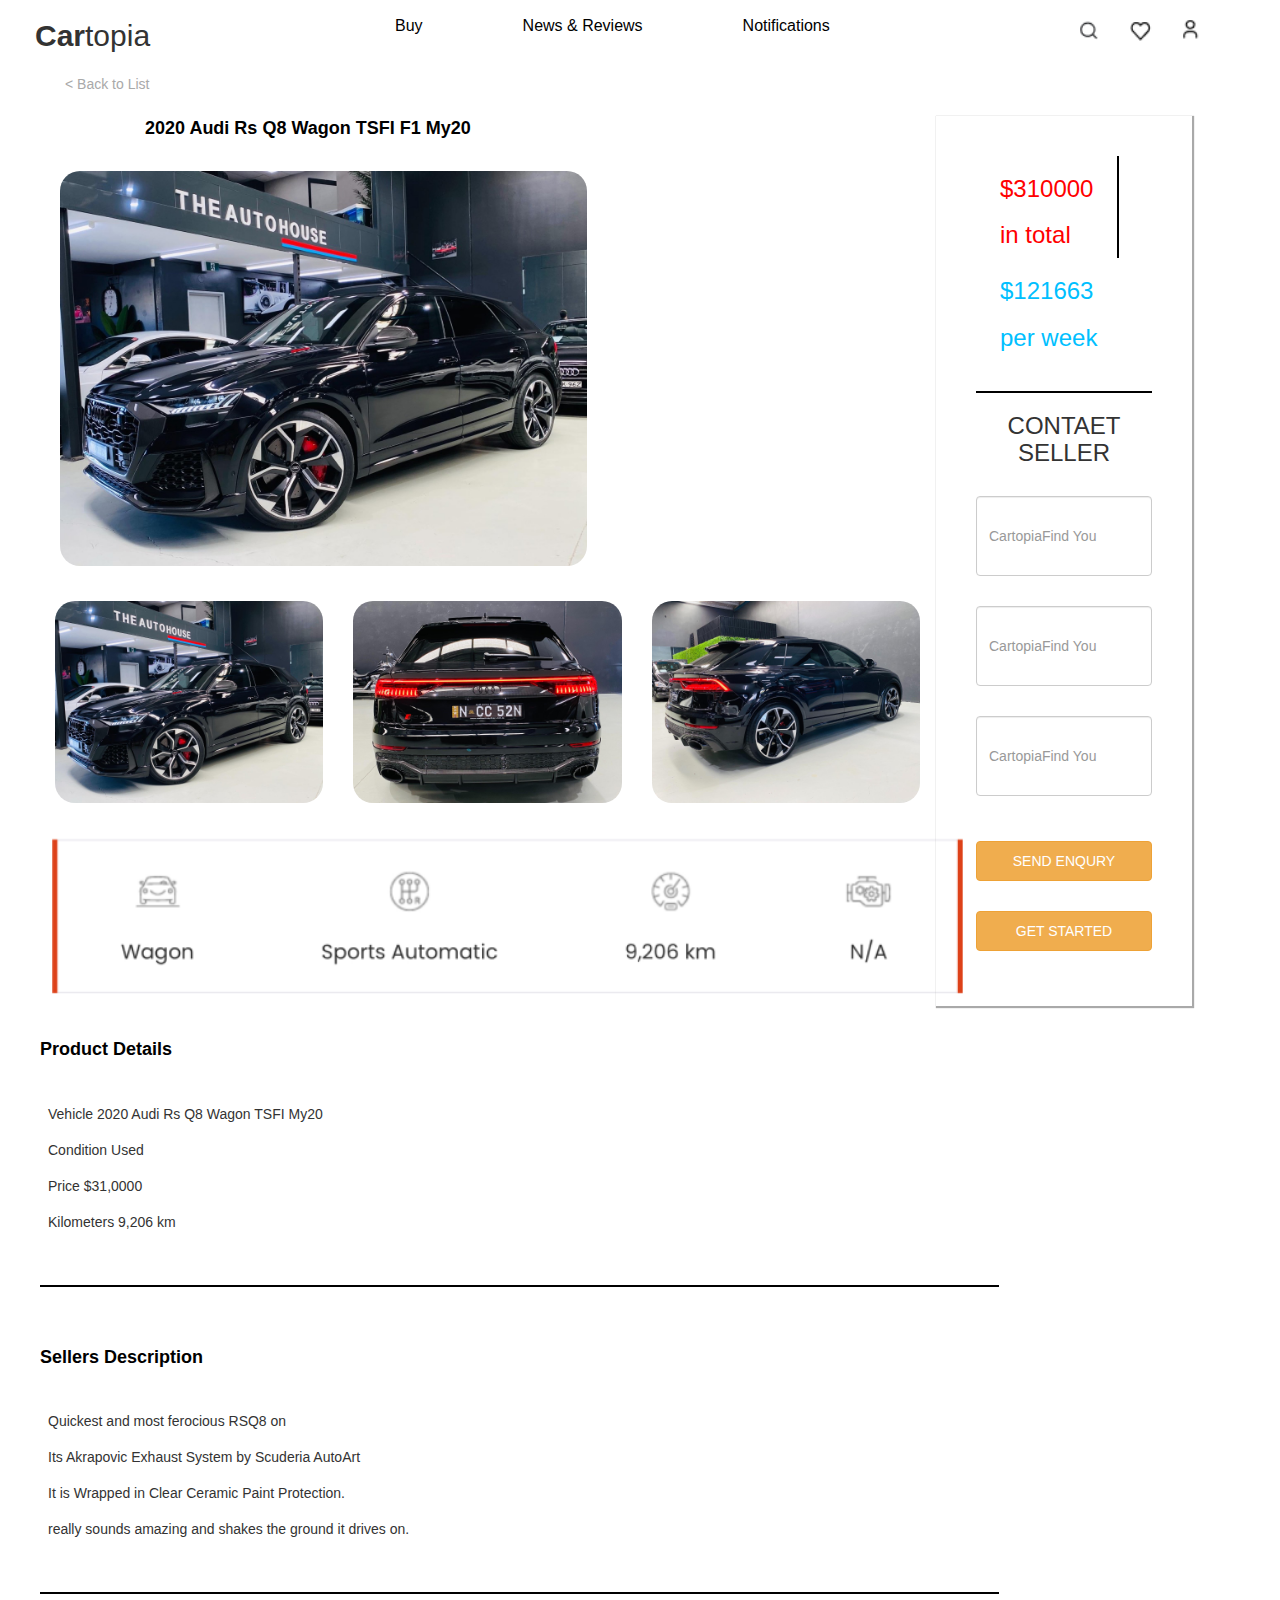
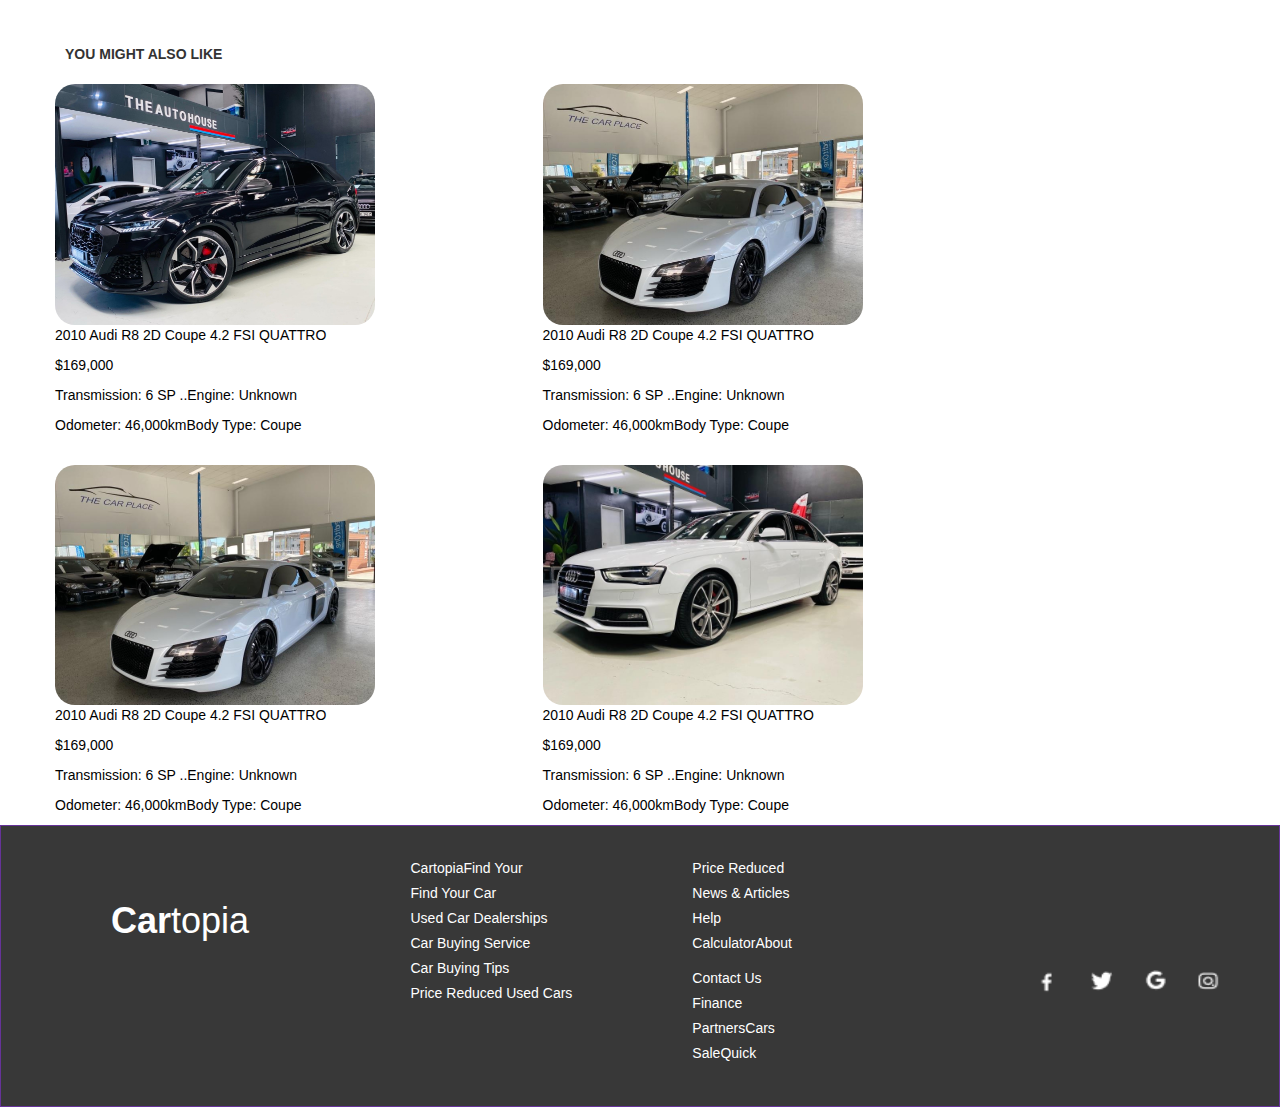
<file: list_xiang.html>
<!DOCTYPE html>
<html>
    
<head>
    <meta charset="UTF-8">
    <title>individual_list</title>

    <meta http-equiv="x-ua-compatible" content="IE=edge" />

    <meta name="viewport" content="user-scalable=no,width=device-width,initial-scale=1.0" />
    <!--import bootstrap-->
    <link rel="stylesheet" href="lib/bootstrap/css/bootstrap.min.css" />
    
  
    <!--[if lt IE 9]>
        <script src="lib/html5shiv/html5shiv.min.js"></script>
        <script src="lib/response/respond.min.js"></script>
    <![endif]-->
    
    <link href="./css/list_xiang.css" rel="stylesheet" />
    <link rel="stylesheet" href="./css/index.css">
</head>
<body>
    <div class="conter1">
        <header class="container-fluid headd">
            <div class="row">
                <div class="col-xs-6 col-lg-3 car"><span class="glyphicon glyphicon-align-justify visible-xs"  data-toggle="modal" data-target="#myModal"></span><span>Car</span>topia <br/><a href="./list.html" class="hidden-xs">&lt; Back to List</a></div>
                <ul class="col-xs-6 col-lg-6 hidden-xs visible-lg buy">
                    <li><a href="">Buy</a></li>
                    <li><a href="">News & Reviews</a></li>
                    <li><a href="./logoin.html">Notifications</a></li>
                </ul>
                <div class="col-xs-6 col-lg-3 new">
                    <ul>
                        <li><a href=""  data-toggle="modal" data-target="#myModal3"><img src="./images/2.png" alt=""></a></li>
                        <li><a href=""><img src="./images/3.png" alt=""></a></li>
                        <li><a href=""  data-toggle="modal" data-target="#myModal2"><img src="./images/4.png" alt=""></a></li>
                    </ul>
                </div>
            </div>
        </header>
        <!-- （Modal） -->
		<div class="modal fade" id="myModal" tabindex="-1" role="dialog" aria-labelledby="myModalLabel" aria-hidden="true">
			<div class="modal-dialog">
				<div class="modal-content  wefot2">
					<div class="modal-header">
						<button type="button" class="close" data-dismiss="modal" aria-hidden="true">&times;</button>
						<h4 class="modal-title" id="myModalLabel">Sign up<span>Log in</span></h4>
					</div>
					<div class="modal-body">
                        <ul>
                            <li><a href="">Home</a></li>
                            <li><a href="">Buy</a></li>
                            <li><a href="">News&Reviews</a></li>
                            <li><a href="">Notifications</a></li>
                        </ul>
                        <div class="car2"><span>Car</span>topia</div>
                    </div>
				</div><!-- /.modal-content -->
			</div><!-- /.modal -->
		</div>
        <!-- （Modal） -->
		<div class="modal fade" id="myModal2" tabindex="-1" role="dialog" aria-labelledby="myModalLabel" aria-hidden="true">
			<div class="modal-dialog">
				<div class="modal-content  wefot2">
					<div class="modal-header">
						<button type="button" class="close" data-dismiss="modal" aria-hidden="true">&times;</button>
					</div>
					<div class="modal-body signgn">
                        <h1>Sign in</h1>
                        <input type="text" class="form-control" id="name" placeholder="username">
                        <input type="password" class="form-control" id="inputPassword" placeholder="paddword">
                        <button type="button" class="btn btn-warning"><a href="./index.html">SGIN IN</a></button>
                        <div>or</div>
                        <p><a href=""><img src="./images/18.png" alt=""></a></p>
                        <p class="haves">Dont have an account? <span>Sign Up</span></p>
                    </div>
				</div><!-- /.modal-content -->
			</div><!-- /.modal -->
		</div>
        <!-- （Modal） -->
		<div class="modal fade" id="myModal3" tabindex="-1" role="dialog" aria-labelledby="myModalLabel" aria-hidden="true">
			<div class="modal-dialog">
				<div class="modal-content  wefot2">
					<div class="modal-header">
						<button type="button" class="close glyphicon glyphicon-align-justify"  data-toggle="modal" data-target="#myModal" data-dismiss="modal" aria-hidden="true"></button>
                        <h3 class="modal-title" id="myModalLabel car"><span>Car</span>topia</h3>
					</div>
					<div class="modal-body signgn">
                        <p><a href="./index.html" class="bbffd">&lt; Back</a></p>
                        <div class="sersercc">
                            <input type="text" class="form-control" id="name" placeholder="username">
                            <input type="text" class="form-control" id="name" placeholder="username">
                            <input type="text" class="form-control" id="name" placeholder="username">
                            <input type="text" class="form-control scfy" id="name" placeholder="username">
                            <input type="text" class="form-control scfy2" id="name" placeholder="username">
                            <input type="text" class="form-control" id="name" placeholder="username">
                            <input type="text" class="form-control" id="name" placeholder="username">
                            <input type="text" class="form-control" id="name" placeholder="username">
                            <button type="button" class="btn btn-warning"><a href="./list.html">SEARCH</a></button>
                        </div>
                    </div>
				</div><!-- /.modal-content -->
			</div><!-- /.modal -->
		</div>
        
        <div class="qinqin">
        <div class="xiangll">
            <div class="audi2 hidden-xs"><a href="">2020 Audi Rs Q8 Wagon TSFI F1 My20</a></div>
            <div class="container meizumei2">
                <div class="row">
                    
                    <div class="meizu17tu">
                        <div class="meidatu clo-lg-12">
                            <p class=""><img src="./images/20.png"/></p>
                            <p class="hideei"><img  src="./images/21.png"/></p>
                            <p class="hideei"><img  src="./images/22.png"/></p>
                        </div>
                    </div>
                    <div class="meixiaotu hidden-xs">
                        <span class="huise col-lg-4" onclick="mouse(0)"><img src="./images/20.png"/></span>
                        <span class="baisess col-lg-4" onclick="mouse(1)"><img src="./images/21.png"/></span>
                        <span class="baisess col-lg-4" onclick="mouse(2)"><img src="./images/22.png"/></span>
                    </div>
                </div>
            </div>
        <div class="container">
            <div class="row clearfix">
                <div class="woudf"><img src="./images/17.png" alt=""></div>
                <div class="table-responsive biaobiao">
                    <table class="table">
                      <caption>Product Details</caption>
                      <tbody>
                        <tr>
                          <td>Vehicle      2020 Audi Rs Q8 Wagon TSFI My20</td>
                        <tr>
                          <td>Condition    Used</td>
                        <tr>
                          <td>Price        $31,0000</td>
                        <tr>
                          <td>Kilometers   9,206 km</td>
                      </tbody>
                    </table>
                </div>
                <div class="table-responsive biaobiao">
                    <table class="table">
                      <caption>Sellers Description</caption>
                      <tbody>
                        <tr>
                          <td>Quickest and most ferocious RSQ8 on </td>
                        <tr>
                          <td>Its Akrapovic Exhaust System by Scuderia AutoArt </td>
                        <tr>
                          <td>It is Wrapped in Clear Ceramic Paint Protection.</td>
                        <tr>
                          <td>really sounds amazing and shakes the ground it
                            drives on.</td>
                      </tbody>
                    </table>
                </div>
                <div class="parteer">YOU MIGHT ALSO LIKE</div>
               <a href="./detailed_parameters.html" class="col-xs-12 col-sm-6 col-lg-5 haoche">
                    <div><img src="./images/9.png"/></div>
                    <div class="jianbing">
                        <p>2010 Audi R8 2D Coupe 4.2 FSI QUATTRO</p>
                        <p class="tranxia">$169,000</p>
                        <p><span>Transmission: 6 SP ..</span><span>Engine: Unknown</span></p>
                        <p><span>Odometer: 46,000km</span><span>Body Type: Coupe</span></p>
                    </div>
                </a>
               <a href="./detailed_parameters.html" class="col-xs-12 col-sm-6 col-lg-5 haoche">
                    <div><img src="./images/10.png"/></div>
                    <div class="jianbing">
                        <p>2010 Audi R8 2D Coupe 4.2 FSI QUATTRO</p>
                        <p class="tranxia">$169,000</p>
                        <p><span>Transmission: 6 SP ..</span><span>Engine: Unknown</span></p>
                        <p><span>Odometer: 46,000km</span><span>Body Type: Coupe</span></p>
                    </div>
                </a>
               <a href="./detailed_parameters.html" class="col-xs-12 col-sm-6 col-lg-5 haoche">
                    <div><img src="./images/11.png"/></div>
                    <div class="jianbing">
                        <p>2010 Audi R8 2D Coupe 4.2 FSI QUATTRO</p>
                        <p class="tranxia">$169,000</p>
                        <p><span>Transmission: 6 SP ..</span><span>Engine: Unknown</span></p>
                        <p><span>Odometer: 46,000km</span><span>Body Type: Coupe</span></p>
                    </div>
                </a>
               <a href="./detailed_parameters.html" class="col-xs-12 col-sm-6 col-lg-5 haoche">
                    <div><img src="./images/12.png"/></div>
                    <div class="jianbing">
                        <p>2010 Audi R8 2D Coupe 4.2 FSI QUATTRO</p>
                        <p class="tranxia">$169,000</p>
                        <p><span>Transmission: 6 SP ..</span><span>Engine: Unknown</span></p>
                        <p><span>Odometer: 46,000km</span><span>Body Type: Coupe</span></p>
                    </div>
                </a>
                
            </div>
         </div>
        </div>
        <div class="total hidden-xs visible-lg">
            <div class="container inttqin2">
                <div class="row">
                    <div class="inttqin">
                        <div class="intt">
                            <h3>$310000</h3>
                            <h3>in total</h3>
                        </div>
                        <div class="intt2">
                            <h3>$121663</h3>
                            <h3>per week</h3>
                        </div>
                    </div>
                </div>
            </div>
            <div class="intt3">
                <h3>CONTAET SELLER</h3> 
                <input type="text" class="form-control" id="name" 
			   placeholder="CartopiaFind You">
               <input type="text" class="form-control" id="name" 
			   placeholder="CartopiaFind You">
               <input type="text" class="form-control" id="name" 
			   placeholder="CartopiaFind You">
               <button type="button" class="btn btn-warning"><a href="">SEND ENQURY</a></button>
               <button type="button" class="btn btn-warning"><a href="./step1.html">GET STARTED</a></button>
            </div>
        </div>
        </div>
        <footer class="container-fluid">
            <div class="row">
                <div class="topia">
                    
                    <div class="col-xs-0 col-lg-3 crtto hidden-xs" ><b>Car</b>topia</div>
                    <div class="col-xs-12 col-lg-6">
                        <ul class="hidden-xs">
                            <li><a href="">CartopiaFind Your</a></li>
                            <li><a href="">Find Your Car</a></li>
                            <li><a href="">Used Car Dealerships</a></li>
                            <li><a href="">Car Buying Service</a></li>
                            <li><a href="">Car Buying Tips</a></li>
                            <li><a href="">Price Reduced Used Cars</a></li>
                        </ul>
                        <ul class="hidden-xs">
                            <li><a href="">Price Reduced</a></li>
                            <li><a href="">News & Articles</a></li>
                            <li><a href="">Help</a></li>
                            <li><a href="">CalculatorAbout</a></li>
                        </ul>
                        <ul>
                            <li class="cusleft"><a href="">Contact Us</a></li>
                            <li class="cusright"><a href="">Finance</a></li>
                            <li class="cusright"><a href="">PartnersCars</a></li>
                            <li class="hidden-xs"><a href="">SaleQuick</a></li>
                        </ul>
                    </div>
                    <div class="col-xs-0 col-lg-3 lvik hidden-xs">
                        <div class="dring">
                            <a href=""><img src="./images/5.png" alt=""></a>
                            <a href=""><img src="./images/6.png" alt=""></a>
                            <a href=""><img src="./images/7.png" alt=""></a>
                            <a href=""><img src="./images/8.png" alt=""></a>
                        </div>
                    </div>
                </div>
            </div>
        </footer>
    </div>
    <script type="text/javascript">
        var oldimg=document.getElementsByClassName("meidatu")[0].getElementsByTagName("p");
        var oldspan=document.getElementsByClassName("meixiaotu")[0].getElementsByTagName("span");
        var i=0;
        function mouse(a){
            for(var j = 0; j < oldspan.length; j++){					
                oldimg[j].className = "hideei";
                oldspan[j].className = "baisess";
            }
            oldimg[a].className = "";
            oldspan[a].className = "huise";
        }
    </script>
    <script src="lib/jquery/jquery-1.11.0.min.js"></script>
		
	<script src="lib/bootstrap/js/bootstrap.min.js"></script>
</body>

</html>
</file>
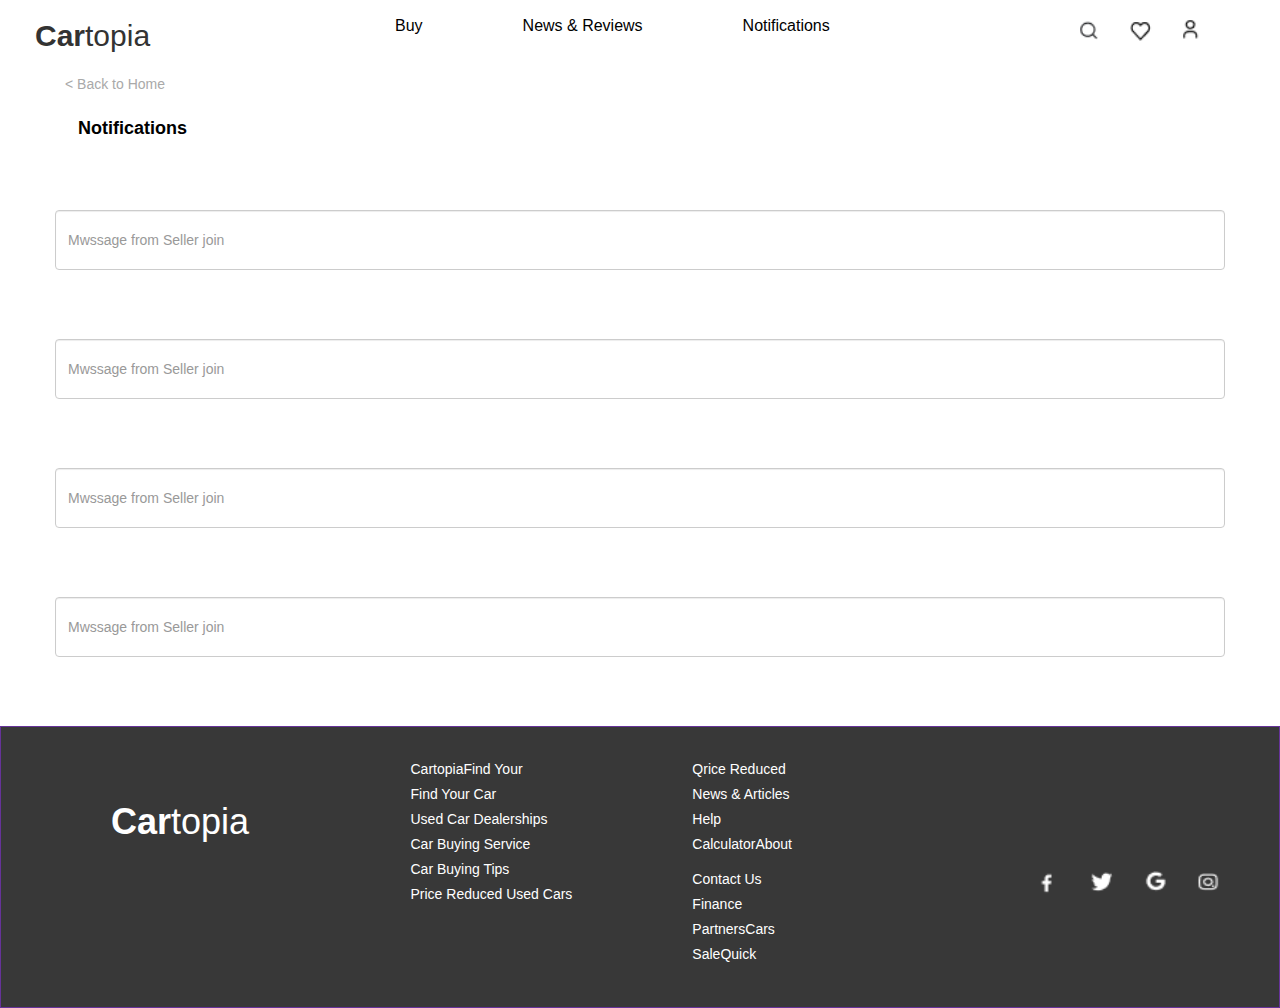
<file: logoin.html>
<!DOCTYPE html>
<html>
    
<head>
    <meta charset="UTF-8">
    <title>logoin</title>
    
    <meta http-equiv="x-ua-compatible" content="IE=edge" />
  
    <meta name="viewport" content="user-scalable=no,width=device-width,initial-scale=1.0" />
  
    <link rel="stylesheet" href="lib/bootstrap/css/bootstrap.min.css" />
    

    <!--[if lt IE 9]>
        <script src="lib/html5shiv/html5shiv.min.js"></script>
        <script src="lib/response/respond.min.js"></script>
    <![endif]-->
    
    <link href="./css/logoin.css" rel="stylesheet" />
    <link rel="stylesheet" href="./css/index.css">
</head>
<body>
    <div class="conter1">
        <header class="container-fluid headd">
            <div class="row">
                <div class="col-xs-6 col-lg-3 car"><span class="glyphicon glyphicon-align-justify visible-xs"  data-toggle="modal" data-target="#myModal"></span><span>Car</span>topia <br/><a class="hidden-xs" href="./index.html">&lt; Back to Home</a></div>
                <ul class="col-xs-6 col-lg-6 hidden-xs visible-lg buy">
                    <li><a href="">Buy</a></li>
                    <li><a href="">News & Reviews</a></li>
                    <li><a href="./logoin.html">Notifications</a></li>
                </ul>
                <div class="col-xs-6 col-lg-3 new">
                    <ul>
                        <li><a href=""  data-toggle="modal" data-target="#myModal3"><img src="./images/2.png" alt=""></a></li>
                        <li><a href=""><img src="./images/3.png" alt=""></a></li>
                        <li><a href=""  data-toggle="modal" data-target="#myModal2"><img src="./images/4.png" alt=""></a></li>
                    </ul>
                </div>
            </div>
        </header>
        <!-- 模态框（Modal） -->
		<div class="modal fade" id="myModal" tabindex="-1" role="dialog" aria-labelledby="myModalLabel" aria-hidden="true">
			<div class="modal-dialog">
				<div class="modal-content  wefot2">
					<div class="modal-header">
						<button type="button" class="close" data-dismiss="modal" aria-hidden="true">&times;</button>
						<h4 class="modal-title" id="myModalLabel">Sign up<span>Log in</span></h4>
					</div>
					<div class="modal-body">
                        <ul>
                            <li><a href="">Home</a></li>
                            <li><a href="">Buy</a></li>
                            <li><a href="">News&Reviews</a></li>
                            <li><a href="">Notifications</a></li>
                        </ul>
                        <div class="car2"><span>Car</span>topia</div>
                    </div>
				</div><!-- /.modal-content -->
			</div><!-- /.modal -->
		</div>
        <!-- （Modal） -->
		<div class="modal fade" id="myModal2" tabindex="-1" role="dialog" aria-labelledby="myModalLabel" aria-hidden="true">
			<div class="modal-dialog">
				<div class="modal-content  wefot2">
					<div class="modal-header">
						<button type="button" class="close" data-dismiss="modal" aria-hidden="true">&times;</button>
					</div>
					<div class="modal-body signgn">
                        <h1>Sign in</h1>
                        <input type="text" class="form-control" id="name" placeholder="username">
                        <input type="password" class="form-control" id="inputPassword" placeholder="paddword">
                        <button type="button" class="btn btn-warning"><a href="./index.html">SGIN IN</a></button>
                        <div>or</div>
                        <p><a href=""><img src="./images/18.png" alt=""></a></p>
                        <p class="haves">Dont have an account? <span>Sign Up</span></p>
                    </div>
				</div><!-- /.modal-content -->
			</div><!-- /.modal -->
		</div>
        <!-- （Modal） -->
		<div class="modal fade" id="myModal3" tabindex="-1" role="dialog" aria-labelledby="myModalLabel" aria-hidden="true">
			<div class="modal-dialog">
				<div class="modal-content  wefot2">
					<div class="modal-header">
						<button type="button" class="close glyphicon glyphicon-align-justify"  data-toggle="modal" data-target="#myModal" data-dismiss="modal" aria-hidden="true"></button>
                        <h3 class="modal-title" id="myModalLabel car"><span>Car</span>topia</h3>
					</div>
					<div class="modal-body signgn">
                        <p><a href="./index.html" class="bbffd">&lt; Back</a></p>
                        <div class="sersercc">
                            <input type="text" class="form-control" id="name" placeholder="username">
                            <input type="text" class="form-control" id="name" placeholder="username">
                            <input type="text" class="form-control" id="name" placeholder="username">
                            <input type="text" class="form-control scfy" id="name" placeholder="username">
                            <input type="text" class="form-control scfy2" id="name" placeholder="username">
                            <input type="text" class="form-control" id="name" placeholder="username">
                            <input type="text" class="form-control" id="name" placeholder="username">
                            <input type="text" class="form-control" id="name" placeholder="username">
                            <button type="button" class="btn btn-warning"><a href="./list.html">SEARCH</a></button>
                        </div>
                    </div>
				</div><!-- /.modal-content -->
			</div><!-- /.modal -->
		</div>
        <div class="container">
            <div class="row">
                
                <div class="audi2"><a href="">Notifications</a></div>
            </div>
        </div>
        <div class="container">
            <div class="row clearfix logons">
                <input type="text" class="form-control" id="name" 
			   placeholder="Mwssage from Seller join">
               <input type="text" class="form-control" id="name" 
			   placeholder="Mwssage from Seller join">
               <input type="text" class="form-control" id="name" 
			   placeholder="Mwssage from Seller join">
               <input type="text" class="form-control" id="name" 
			   placeholder="Mwssage from Seller join">
            </div>  
         </div>
         
         <footer class="container-fluid">
            <div class="row">
                <div class="topia">
                    
                    <div class="col-xs-0 col-lg-3 crtto hidden-xs" ><b>Car</b>topia</div>
                    <div class="col-xs-12 col-lg-6">
                        <ul class="hidden-xs">
                            <li><a href="">CartopiaFind Your</a></li>
                            <li><a href="">Find Your Car</a></li>
                            <li><a href="">Used Car Dealerships</a></li>
                            <li><a href="">Car Buying Service</a></li>
                            <li><a href="">Car Buying Tips</a></li>
                            <li><a href="">Price Reduced Used Cars</a></li>
                        </ul>
                        <ul class="hidden-xs">
                            <li><a href="">Qrice Reduced</a></li>
                            <li><a href="">News & Articles</a></li>
                            <li><a href="">Help</a></li>
                            <li><a href="">CalculatorAbout</a></li>
                        </ul>
                        <ul>
                            <li class="cusleft"><a href="">Contact Us</a></li>
                            <li class="cusright"><a href="">Finance</a></li>
                            <li class="cusright"><a href="">PartnersCars</a></li>
                            <li class="hidden-xs"><a href="">SaleQuick</a></li>
                        </ul>
                    </div>
                    <div class="col-xs-0 col-lg-3 lvik hidden-xs">
                        <div class="dring">
                            <a href=""><img src="./images/5.png" alt=""></a>
                            <a href=""><img src="./images/6.png" alt=""></a>
                            <a href=""><img src="./images/7.png" alt=""></a>
                            <a href=""><img src="./images/8.png" alt=""></a>
                        </div>
                    </div>
                </div>
            </div>
        </footer>
    </div>
    <script src="lib/jquery/jquery-1.11.0.min.js"></script>
		
	<script src="lib/bootstrap/js/bootstrap.min.js"></script>
</body>

</html>
</file>
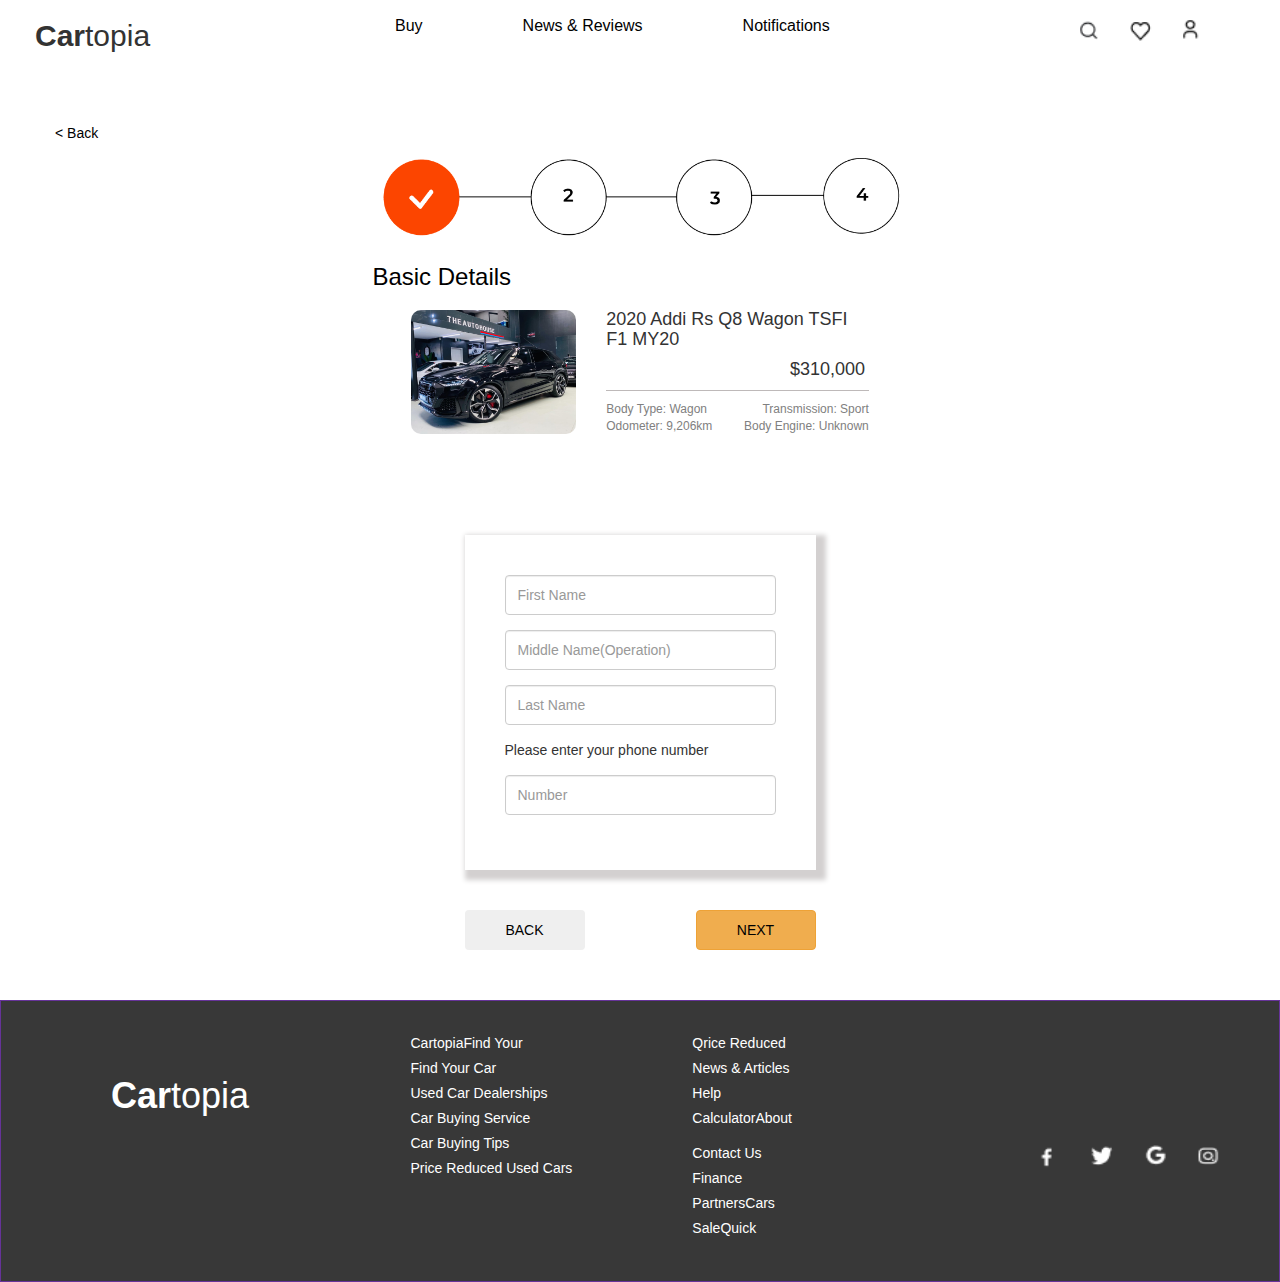
<file: step1.html>
<!DOCTYPE html>
<html>

<head>
	<meta charset="UTF-8">
	<title>step1</title>
	
	<meta http-equiv="x-ua-compatible" content="IE=edge" />

	<meta name="viewport" content="user-scalable=no,width=device-width,initial-scale=1.0" />

	<link rel="stylesheet" href="lib/bootstrap/css/bootstrap.min.css" />

	<!--[if lt IE 9]>
        <script src="lib/html5shiv/html5shiv.min.js"></script>
        <script src="lib/response/respond.min.js"></script>
    <![endif]-->
	<link href="./css/index.css" rel="stylesheet" />
	<link href="./css/step.css" rel="stylesheet" />

</head>

<body>
	<div class="conter1">
		<header class="container-fluid headd">
            <div class="row">
                <div class="col-xs-6 col-lg-3 car"><span class="glyphicon glyphicon-align-justify visible-xs"  data-toggle="modal" data-target="#myModal"></span><span>Car</span>topia </div>
                <ul class="col-xs-6 col-lg-6 hidden-xs visible-lg buy">
                    <li><a href="">Buy</a></li>
                    <li><a href="">News & Reviews</a></li>
                    <li><a href="./logoin.html">Notifications</a></li>
                </ul>
                <div class="col-xs-6 col-lg-3 new">
                    <ul>
                        <li><a href=""  data-toggle="modal" data-target="#myModal3"><img src="./images/2.png" alt=""></a></li>
                        <li><a href=""><img src="./images/3.png" alt=""></a></li>
                        <li><a href=""  data-toggle="modal" data-target="#myModal2"><img src="./images/4.png" alt=""></a></li>
                    </ul>
                </div>
            </div>
        </header>
        <!-- 模态框（Modal） -->
		<div class="modal fade" id="myModal" tabindex="-1" role="dialog" aria-labelledby="myModalLabel" aria-hidden="true">
			<div class="modal-dialog">
				<div class="modal-content  wefot2">
					<div class="modal-header">
						<button type="button" class="close" data-dismiss="modal" aria-hidden="true">&times;</button>
						<h4 class="modal-title" id="myModalLabel">Sign up<span>Log in</span></h4>
					</div>
					<div class="modal-body">
                        <ul>
                            <li><a href="">Home</a></li>
                            <li><a href="">Buy</a></li>
                            <li><a href="">News&Reviews</a></li>
                            <li><a href="">Notifications</a></li>
                        </ul>
                        <div class="car2"><span>Car</span>topia</div>
                    </div>
				</div><!-- /.modal-content -->
			</div><!-- /.modal -->
		</div>
        <!-- （Modal） -->
		<div class="modal fade" id="myModal2" tabindex="-1" role="dialog" aria-labelledby="myModalLabel" aria-hidden="true">
			<div class="modal-dialog">
				<div class="modal-content  wefot2">
					<div class="modal-header">
						<button type="button" class="close" data-dismiss="modal" aria-hidden="true">&times;</button>
					</div>
					<div class="modal-body signgn">
                        <h1>Sign in</h1>
                        <input type="text" class="form-control" id="name" placeholder="username">
                        <input type="password" class="form-control" id="inputPassword" placeholder="paddword">
                        <button type="button" class="btn btn-warning"><a href="./index.html">SGIN IN</a></button>
                        <div>or</div>
                        <p><a href=""><img src="./images/18.png" alt=""></a></p>
                        <p class="haves">Dont have an account? <span>Sign Up</span></p>
                    </div>
				</div><!-- /.modal-content -->
			</div><!-- /.modal -->
		</div>
        <!--（Modal） -->
		<div class="modal fade" id="myModal3" tabindex="-1" role="dialog" aria-labelledby="myModalLabel" aria-hidden="true">
			<div class="modal-dialog">
				<div class="modal-content  wefot2">
					<div class="modal-header">
						<button type="button" class="close glyphicon glyphicon-align-justify"  data-toggle="modal" data-target="#myModal" data-dismiss="modal" aria-hidden="true"></button>
                        <h3 class="modal-title" id="myModalLabel car"><span>Car</span>topia</h3>
					</div>
					<div class="modal-body signgn">
                        <p><a href="./index.html" class="bbffd">&lt; Back</a></p>
                        <div class="sersercc">
                            <input type="text" class="form-control" id="name" placeholder="username">
                            <input type="text" class="form-control" id="name" placeholder="username">
                            <input type="text" class="form-control" id="name" placeholder="username">
                            <input type="text" class="form-control scfy" id="name" placeholder="username">
                            <input type="text" class="form-control scfy2" id="name" placeholder="username">
                            <input type="text" class="form-control" id="name" placeholder="username">
                            <input type="text" class="form-control" id="name" placeholder="username">
                            <input type="text" class="form-control" id="name" placeholder="username">
                            <button type="button" class="btn btn-warning"><a href="./list.html">SEARCH</a></button>
                        </div>
                    </div>
				</div><!-- /.modal-content -->
			</div><!-- /.modal -->
		</div>
		<div class="container">
			<div class="row">
				<div class="history">
					<span>
						<a href="./detailed_parameters.html">< </span> <span>Back</a>
					</span>
				</div>
			</div>
			<div class="row col-lg-offset-3 step">
				<img class="hidden-xs" src="./images/step1.png" alt="" style="width:65%">
				<h3 style="position: relative;left: 2%">Basic Details</h3>
			</div>
			<div class="row detail center">
				<div class="col-md-2 col-xs-12 left ">
					<img src="./images/9.png" alt="" style="width:100%">
				</div>
				<div class="col-md-3 right">
					<div class="top">
						<h4>2020 Addi Rs Q8 Wagon TSFI F1 MY20</h4>
						<h4>$310,000</h4>
					</div>

					<div class="bottom">
						<div>
							<span>Body Type: Wagon</span>
							<span>Transmission: Sport</span>
						</div>
						<div>
							<span>Odometer: 9,206km</span>
							<span>Body Engine: Unknown</span>

						</div>

					</div>


				</div>

			</div>
		
		</div>
		<div class="container">
				<div class="row center form">
						<form role=" form ">
							<div class="form-group">
								<input type="text" class="form-control" id="name" placeholder="First Name">
							</div>
							<div class="form-group">
								<input type="text" class="form-control" id="name" placeholder="Middle Name(Operation)">
							</div>
							<div class="form-group">
								<input type="text" class="form-control" id="name" placeholder="Last Name">
							</div>
							<div class="form-group">
								<p>Please enter your phone number</p>
							</div>
							<div class="form-group">
								<input type="text" class="form-control" id="name" placeholder="Number">
							</div>
						
						</form>
					</div>
					<div class="row center button">
							<div class="buhu2">
									<button type="button" class="btn btn-inverse"><a href="">BACK</a></button>
									<button type="button" class="btn btn-warning"><a href="./step2.html">NEXT</a></button>
			
							</div>
						</div>
		</div>
		<footer class="container-fluid">
            <div class="row">
                <div class="topia">
                    
                    <div class="col-xs-0 col-lg-3 crtto hidden-xs" ><b>Car</b>topia</div>
                    <div class="col-xs-12 col-lg-6">
                        <ul class="hidden-xs">
                            <li><a href="">CartopiaFind Your</a></li>
                            <li><a href="">Find Your Car</a></li>
                            <li><a href="">Used Car Dealerships</a></li>
                            <li><a href="">Car Buying Service</a></li>
                            <li><a href="">Car Buying Tips</a></li>
                            <li><a href="">Price Reduced Used Cars</a></li>
                        </ul>
                        <ul class="hidden-xs">
                            <li><a href="">Qrice Reduced</a></li>
                            <li><a href="">News & Articles</a></li>
                            <li><a href="">Help</a></li>
                            <li><a href="">CalculatorAbout</a></li>
                        </ul>
                        <ul>
                            <li class="cusleft"><a href="">Contact Us</a></li>
                            <li class="cusright"><a href="">Finance</a></li>
                            <li class="cusright"><a href="">PartnersCars</a></li>
                            <li class="hidden-xs"><a href="">SaleQuick</a></li>
                        </ul>
                    </div>
                    <div class="col-xs-0 col-lg-3 lvik hidden-xs">
                        <div class="dring">
                            <a href=""><img src="./images/5.png" alt=""></a>
                            <a href=""><img src="./images/6.png" alt=""></a>
                            <a href=""><img src="./images/7.png" alt=""></a>
                            <a href=""><img src="./images/8.png" alt=""></a>
                        </div>
                    </div>
                </div>
            </div>
        </footer>
	</div>
	<script src="lib/jquery/jquery-1.11.0.min.js"></script>

	<script src="lib/bootstrap/js/bootstrap.min.js"></script>
</body>

</html>
</file>
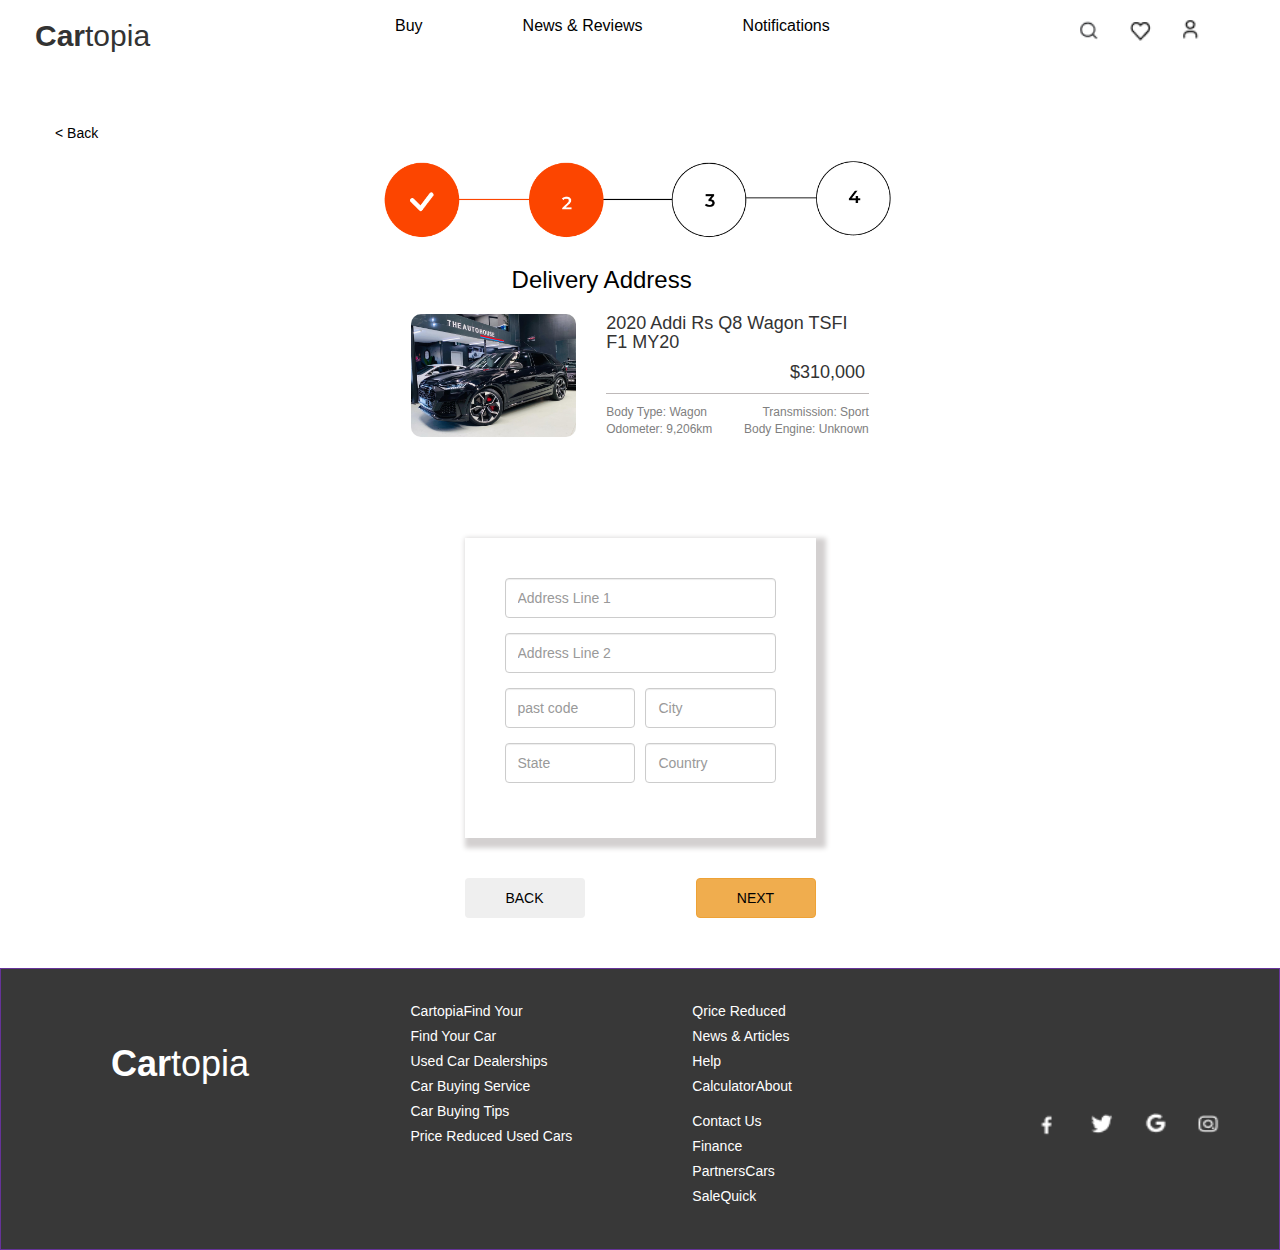
<file: step2.html>
<!DOCTYPE html>
<html>

<head>
	<meta charset="UTF-8">
	<title>step2</title>
	
	<meta http-equiv="x-ua-compatible" content="IE=edge" />

	<meta name="viewport" content="user-scalable=no,width=device-width,initial-scale=1.0" />

	<link rel="stylesheet" href="lib/bootstrap/css/bootstrap.min.css" />

	
	<!--[if lt IE 9]>
        <script src="lib/html5shiv/html5shiv.min.js"></script>
        <script src="lib/response/respond.min.js"></script>
    <![endif]-->
	<link href="./css/index.css" rel="stylesheet" />
	<link href="./css/step.css" rel="stylesheet" />

</head>

<body>
	<div class="conter1">
		<header class="container-fluid headd">
            <div class="row">
                <div class="col-xs-6 col-lg-3 car"><span class="glyphicon glyphicon-align-justify visible-xs"  data-toggle="modal" data-target="#myModal"></span><span>Car</span>topia </div>
                <ul class="col-xs-6 col-lg-6 hidden-xs visible-lg buy">
                    <li><a href="">Buy</a></li>
                    <li><a href="">News & Reviews</a></li>
                    <li><a href="./logoin.html">Notifications</a></li>
                </ul>
                <div class="col-xs-6 col-lg-3 new">
                    <ul>
                        <li><a href=""  data-toggle="modal" data-target="#myModal3"><img src="./images/2.png" alt=""></a></li>
                        <li><a href=""><img src="./images/3.png" alt=""></a></li>
                        <li><a href=""  data-toggle="modal" data-target="#myModal2"><img src="./images/4.png" alt=""></a></li>
                    </ul>
                </div>
            </div>
        </header>
        <!-- 模态框（Modal） -->
		<div class="modal fade" id="myModal" tabindex="-1" role="dialog" aria-labelledby="myModalLabel" aria-hidden="true">
			<div class="modal-dialog">
				<div class="modal-content  wefot2">
					<div class="modal-header">
						<button type="button" class="close" data-dismiss="modal" aria-hidden="true">&times;</button>
						<h4 class="modal-title" id="myModalLabel">Sign up<span>Log in</span></h4>
					</div>
					<div class="modal-body">
                        <ul>
                            <li><a href="">Home</a></li>
                            <li><a href="">Buy</a></li>
                            <li><a href="">News&Reviews</a></li>
                            <li><a href="">Notifications</a></li>
                        </ul>
                        <div class="car2"><span>Car</span>topia</div>
                    </div>
				</div><!-- /.modal-content -->
			</div><!-- /.modal -->
		</div>
        <!-- （Modal） -->
		<div class="modal fade" id="myModal2" tabindex="-1" role="dialog" aria-labelledby="myModalLabel" aria-hidden="true">
			<div class="modal-dialog">
				<div class="modal-content  wefot2">
					<div class="modal-header">
						<button type="button" class="close" data-dismiss="modal" aria-hidden="true">&times;</button>
					</div>
					<div class="modal-body signgn">
                        <h1>Sign in</h1>
                        <input type="text" class="form-control" id="name" placeholder="username">
                        <input type="password" class="form-control" id="inputPassword" placeholder="password">
                        <button type="button" class="btn btn-warning"><a href="./index.html">SGIN IN</a></button>
                        <div>or</div>
                        <p><a href=""><img src="./images/18.png" alt=""></a></p>
                        <p class="haves">Dont have an account? <span>Sign Up</span></p>
                    </div>
				</div><!-- /.modal-content -->
			</div><!-- /.modal -->
		</div>
        <!-- （Modal） -->
		<div class="modal fade" id="myModal3" tabindex="-1" role="dialog" aria-labelledby="myModalLabel" aria-hidden="true">
			<div class="modal-dialog">
				<div class="modal-content  wefot2">
					<div class="modal-header">
						<button type="button" class="close glyphicon glyphicon-align-justify"  data-toggle="modal" data-target="#myModal" data-dismiss="modal" aria-hidden="true"></button>
                        <h3 class="modal-title" id="myModalLabel car"><span>Car</span>topia</h3>
					</div>
					<div class="modal-body signgn">
                        <p><a href="./index.html" class="bbffd">&lt; Back</a></p>
                        <div class="sersercc">
                            <input type="text" class="form-control" id="name" placeholder="username">
                            <input type="text" class="form-control" id="name" placeholder="username">
                            <input type="text" class="form-control" id="name" placeholder="username">
                            <input type="text" class="form-control scfy" id="name" placeholder="username">
                            <input type="text" class="form-control scfy2" id="name" placeholder="username">
                            <input type="text" class="form-control" id="name" placeholder="username">
                            <input type="text" class="form-control" id="name" placeholder="username">
                            <input type="text" class="form-control" id="name" placeholder="username">
                            <button type="button" class="btn btn-warning"><a href="./list.html">SEARCH</a></button>
                        </div>
                    </div>
				</div><!-- /.modal-content -->
			</div><!-- /.modal -->
		</div>
		<div class="container">
			<div class="row">
				<div class="history">
					<span>
						<a href="./step1.html">< </span> <span>Back</a>
					</span>
				</div>
			</div>
			<div class="row col-lg-offset-3 step">
				<img src="./images/step2.png" class="hidden-xs" alt="" style="width:65%">
				<h3 style="position: relative;left: 18%">Delivery Address</h3>
			</div>
			<div class="row detail center">
				<div class="col-md-2 left">
					<img src="./images/9.png" alt="" style="width:100%">
				</div>
				<div class="col-md-3 right">
					<div class="top">
						<h4>2020 Addi Rs Q8 Wagon TSFI F1 MY20</h4>
						<h4>$310,000</h4>
					</div>

					<div class="bottom">
						<div>
							<span>Body Type: Wagon</span>
							<span>Transmission: Sport</span>
						</div>
						<div>
							<span>Odometer: 9,206km</span>
							<span>Body Engine: Unknown</span>

						</div>

					</div>


				</div>

			</div>
		
		</div>
		<div class="container">
				<div class="row center form">
						<form role="form">
							<div class="form-group">
								<input type="text" class="form-control" id="name" placeholder="Address Line 1">
							</div>
							<div class="form-group">
								<input type="text" class="form-control" id="name" placeholder="Address Line 2">
							</div>
							<div class="form-group other">
								<input type="text" class="form-control" id="name" placeholder="past code">
								<input type="text" class="form-control" id="name" placeholder="City">
		
							</div>
							<div class="form-group other">
								<input type="text" class="form-control" id="name" placeholder="State">
								<input type="text" class="form-control" id="name" placeholder="Country">
		
							</div>
		
		
						</form>
		
					</div>
					<div class="row center button">
						<div style="    display: flex;justify-content: space-between;">
							<button type="button" class="btn btn-inverse"><a href="">BACK</a></button>
							<button type="button" class="btn btn-warning"><a href="./step3.html">NEXT</a></button>
		
						</div>
					</div>
		</div>
		<footer class="container-fluid">
            <div class="row">
                <div class="topia">
                    
                    <div class="col-xs-0 col-lg-3 crtto hidden-xs" ><b>Car</b>topia</div>
                    <div class="col-xs-12 col-lg-6">
                        <ul class="hidden-xs">
                            <li><a href="">CartopiaFind Your</a></li>
                            <li><a href="">Find Your Car</a></li>
                            <li><a href="">Used Car Dealerships</a></li>
                            <li><a href="">Car Buying Service</a></li>
                            <li><a href="">Car Buying Tips</a></li>
                            <li><a href="">Price Reduced Used Cars</a></li>
                        </ul>
                        <ul class="hidden-xs">
                            <li><a href="">Qrice Reduced</a></li>
                            <li><a href="">News & Articles</a></li>
                            <li><a href="">Help</a></li>
                            <li><a href="">CalculatorAbout</a></li>
                        </ul>
                        <ul>
                            <li class="cusleft"><a href="">Contact Us</a></li>
                            <li class="cusright"><a href="">Finance</a></li>
                            <li class="cusright"><a href="">PartnersCars</a></li>
                            <li class="hidden-xs"><a href="">SaleQuick</a></li>
                        </ul>
                    </div>
                    <div class="col-xs-0 col-lg-3 lvik hidden-xs">
                        <div class="dring">
                            <a href=""><img src="./images/5.png" alt=""></a>
                            <a href=""><img src="./images/6.png" alt=""></a>
                            <a href=""><img src="./images/7.png" alt=""></a>
                            <a href=""><img src="./images/8.png" alt=""></a>
                        </div>
                    </div>
                </div>
            </div>
        </footer>
	</div>
	<script src="lib/jquery/jquery-1.11.0.min.js"></script>

	<script src="lib/bootstrap/js/bootstrap.min.js"></script>
</body>

</html>
</file>
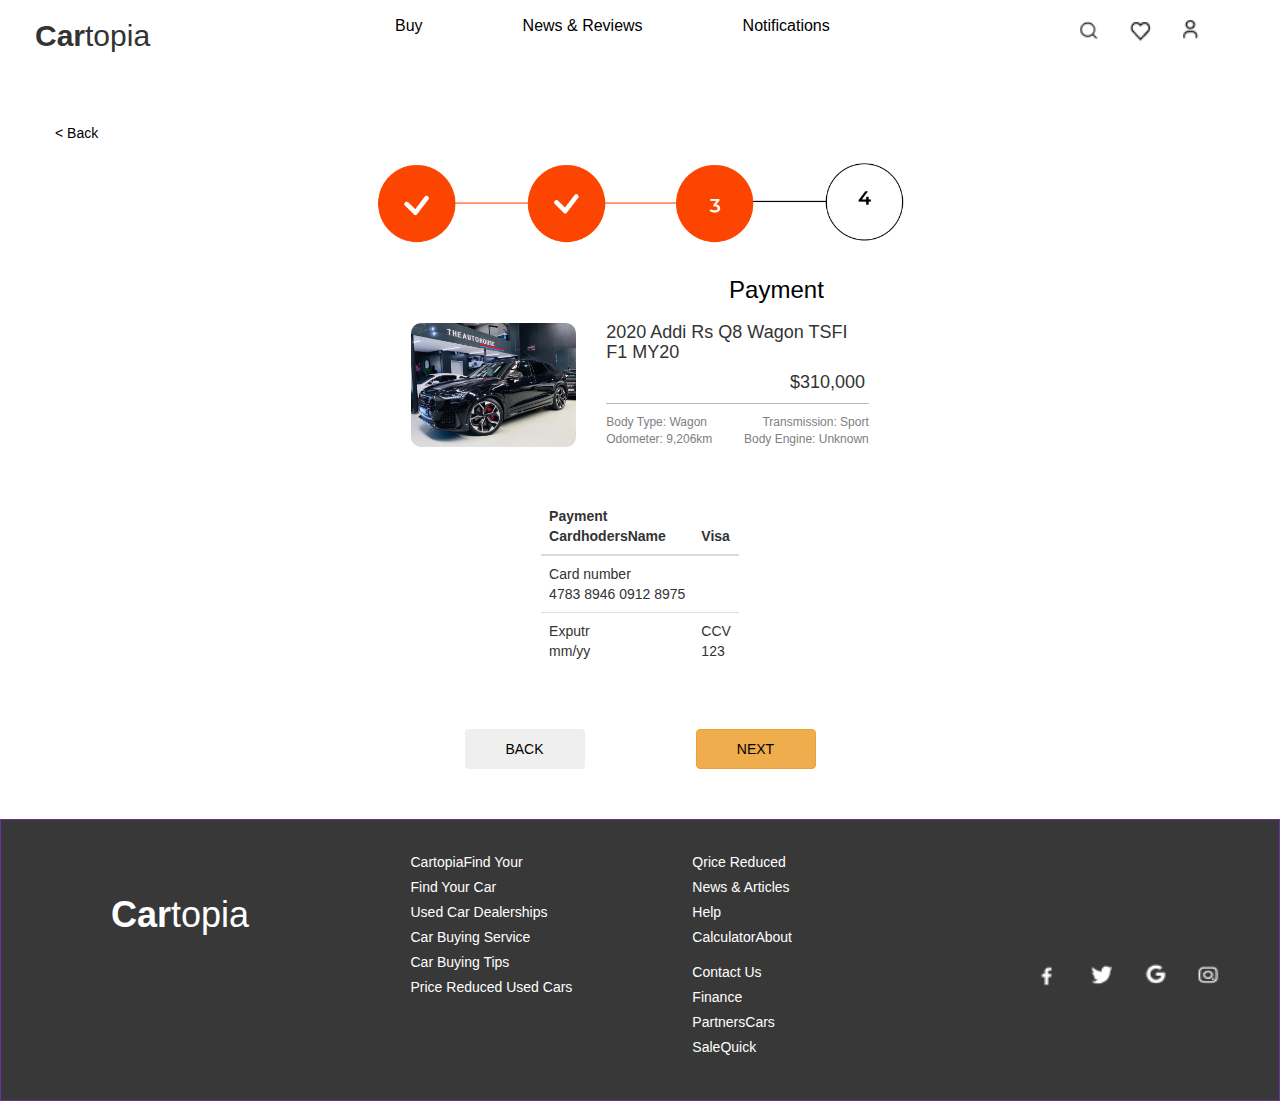
<file: step3.html>
<!DOCTYPE html>
<html>

<head>
	<meta charset="UTF-8">
	<title>step3</title>

	<meta http-equiv="x-ua-compatible" content="IE=edge" />

	<meta name="viewport" content="user-scalable=no,width=device-width,initial-scale=1.0" />

	<link rel="stylesheet" href="lib/bootstrap/css/bootstrap.min.css" />


	<!--[if lt IE 9]>
        <script src="lib/html5shiv/html5shiv.min.js"></script>
        <script src="lib/response/respond.min.js"></script>
    <![endif]-->
	<link href="./css/index.css" rel="stylesheet" />
	<link href="./css/step.css" rel="stylesheet" />

</head>

<body>
	<div class="conter1">
		<header class="container-fluid headd">
            <div class="row">
                <div class="col-xs-6 col-lg-3 car"><span class="glyphicon glyphicon-align-justify visible-xs"  data-toggle="modal" data-target="#myModal"></span><span>Car</span>topia </div>
                <ul class="col-xs-6 col-lg-6 hidden-xs visible-lg buy">
                    <li><a href="">Buy</a></li>
                    <li><a href="">News & Reviews</a></li>
                    <li><a href="./logoin.html">Notifications</a></li>
                </ul>
                <div class="col-xs-6 col-lg-3 new">
                    <ul>
                        <li><a href=""  data-toggle="modal" data-target="#myModal3"><img src="./images/2.png" alt=""></a></li>
                        <li><a href=""><img src="./images/3.png" alt=""></a></li>
                        <li><a href=""  data-toggle="modal" data-target="#myModal2"><img src="./images/4.png" alt=""></a></li>
                    </ul>
                </div>
            </div>
        </header>
        <!-- （Modal） -->
		<div class="modal fade" id="myModal" tabindex="-1" role="dialog" aria-labelledby="myModalLabel" aria-hidden="true">
			<div class="modal-dialog">
				<div class="modal-content  wefot2">
					<div class="modal-header">
						<button type="button" class="close" data-dismiss="modal" aria-hidden="true">&times;</button>
						<h4 class="modal-title" id="myModalLabel">Sign up<span>Log in</span></h4>
					</div>
					<div class="modal-body">
                        <ul>
                            <li><a href="">Home</a></li>
                            <li><a href="">Buy</a></li>
                            <li><a href="">News&Reviews</a></li>
                            <li><a href="">Notifications</a></li>
                        </ul>
                        <div class="car2"><span>Car</span>topia</div>
                    </div>
				</div><!-- /.modal-content -->
			</div><!-- /.modal -->
		</div>
        <!-- （Modal） -->
		<div class="modal fade" id="myModal2" tabindex="-1" role="dialog" aria-labelledby="myModalLabel" aria-hidden="true">
			<div class="modal-dialog">
				<div class="modal-content  wefot2">
					<div class="modal-header">
						<button type="button" class="close" data-dismiss="modal" aria-hidden="true">&times;</button>
					</div>
					<div class="modal-body signgn">
                        <h1>Sign in</h1>
                        <input type="text" class="form-control" id="name" placeholder="username">
                        <input type="password" class="form-control" id="inputPassword" placeholder="paddword">
                        <button type="button" class="btn btn-warning"><a href="./index.html">SGIN IN</a></button>
                        <div>or</div>
                        <p><a href=""><img src="./images/18.png" alt=""></a></p>
                        <p class="haves">Dont have an account? <span>Sign Up</span></p>
                    </div>
				</div><!-- /.modal-content -->
			</div><!-- /.modal -->
		</div>
        <!-- （Modal） -->
		<div class="modal fade" id="myModal3" tabindex="-1" role="dialog" aria-labelledby="myModalLabel" aria-hidden="true">
			<div class="modal-dialog">
				<div class="modal-content  wefot2">
					<div class="modal-header">
						<button type="button" class="close glyphicon glyphicon-align-justify"  data-toggle="modal" data-target="#myModal" data-dismiss="modal" aria-hidden="true"></button>
                        <h3 class="modal-title" id="myModalLabel car"><span>Car</span>topia</h3>
					</div>
					<div class="modal-body signgn">
                        <p><a href="./index.html" class="bbffd">&lt; Back</a></p>
                        <div class="sersercc">
                            <input type="text" class="form-control" id="name" placeholder="username">
                            <input type="text" class="form-control" id="name" placeholder="username">
                            <input type="text" class="form-control" id="name" placeholder="username">
                            <input type="text" class="form-control scfy" id="name" placeholder="username">
                            <input type="text" class="form-control scfy2" id="name" placeholder="username">
                            <input type="text" class="form-control" id="name" placeholder="username">
                            <input type="text" class="form-control" id="name" placeholder="username">
                            <input type="text" class="form-control" id="name" placeholder="username">
                            <button type="button" class="btn btn-warning"><a href="./list.html">SEARCH</a></button>
                        </div>
                    </div>
				</div><!-- /.modal-content -->
			</div><!-- /.modal -->
		</div>
		<div class="container">
			<div class="row">
				<div class="history">
					<span>
						<a href="./step2.html">< </span> <span>Back</a>
					</span>
				</div>
			</div>
			<div class="row col-lg-offset-3 step">
				<img src="./images/step3.png" class="hidden-xs" alt="" style="width:65%">
				<h3 style="position: relative;left: 43%">Payment</h3>
			</div>
			<div class="row detail center">
				<div class="col-md-2 left">
					<img src="./images/9.png" alt="" style="width:100%">
				</div>
				<div class="col-md-3 right">
					<div class="top">
						<h4>2020 Addi Rs Q8 Wagon TSFI F1 MY20</h4>
						<h4>$310,000</h4>
					</div>

					<div class="bottom">
						<div>
							<span>Body Type: Wagon</span>
							<span>Transmission: Sport</span>
						</div>
						<div>
							<span>Odometer: 9,206km</span>
							<span>Body Engine: Unknown</span>

						</div>

					</div>


				</div>

			</div>
		
		</div>
		<div class="container">
				<div class="row center form">
					<div class="table-responsive">
						<table class="table">
						  <thead>
							<tr>
							  <th>Payment
								  <br>
								  CardhodersName
							  </th>
							  <th>Visa</th>
						  </thead>
						  <tbody>
							<tr>
							  <td>Card number
								  <br>
								  4783 8946 0912 8975
							  </td>
							  
							<tr>
							  <td>Exputr
								<br>
								mm/yy
							  </td>
							  <td>CCV
								  <br>
								  123
							  </td>
							</tr>
						  </tbody>
						</table>
					  </div>
		
					</div>
					<div class="row center button">
						<div style="    display: flex;justify-content: space-between;">
							<button type="button" class="btn btn-inverse"><a href="">BACK</a></button>
							<button type="button" class="btn btn-warning"><a href="./step4.html">NEXT</a></button>
		
						</div>
					</div>
		</div>
		<footer class="container-fluid">
            <div class="row">
                <div class="topia">
                    
                    <div class="col-xs-0 col-lg-3 crtto hidden-xs" ><b>Car</b>topia</div>
                    <div class="col-xs-12 col-lg-6">
                        <ul class="hidden-xs">
                            <li><a href="">CartopiaFind Your</a></li>
                            <li><a href="">Find Your Car</a></li>
                            <li><a href="">Used Car Dealerships</a></li>
                            <li><a href="">Car Buying Service</a></li>
                            <li><a href="">Car Buying Tips</a></li>
                            <li><a href="">Price Reduced Used Cars</a></li>
                        </ul>
                        <ul class="hidden-xs">
                            <li><a href="">Qrice Reduced</a></li>
                            <li><a href="">News & Articles</a></li>
                            <li><a href="">Help</a></li>
                            <li><a href="">CalculatorAbout</a></li>
                        </ul>
                        <ul>
                            <li class="cusleft"><a href="">Contact Us</a></li>
                            <li class="cusright"><a href="">Finance</a></li>
                            <li class="cusright"><a href="">PartnersCars</a></li>
                            <li class="hidden-xs"><a href="">SaleQuick</a></li>
                        </ul>
                    </div>
                    <div class="col-xs-0 col-lg-3 lvik hidden-xs">
                        <div class="dring">
                            <a href=""><img src="./images/5.png" alt=""></a>
                            <a href=""><img src="./images/6.png" alt=""></a>
                            <a href=""><img src="./images/7.png" alt=""></a>
                            <a href=""><img src="./images/8.png" alt=""></a>
                        </div>
                    </div>
                </div>
            </div>
        </footer>
	</div>
	<script src="lib/jquery/jquery-1.11.0.min.js"></script>

	<script src="lib/bootstrap/js/bootstrap.min.js"></script>
</body>

</html>
</file>
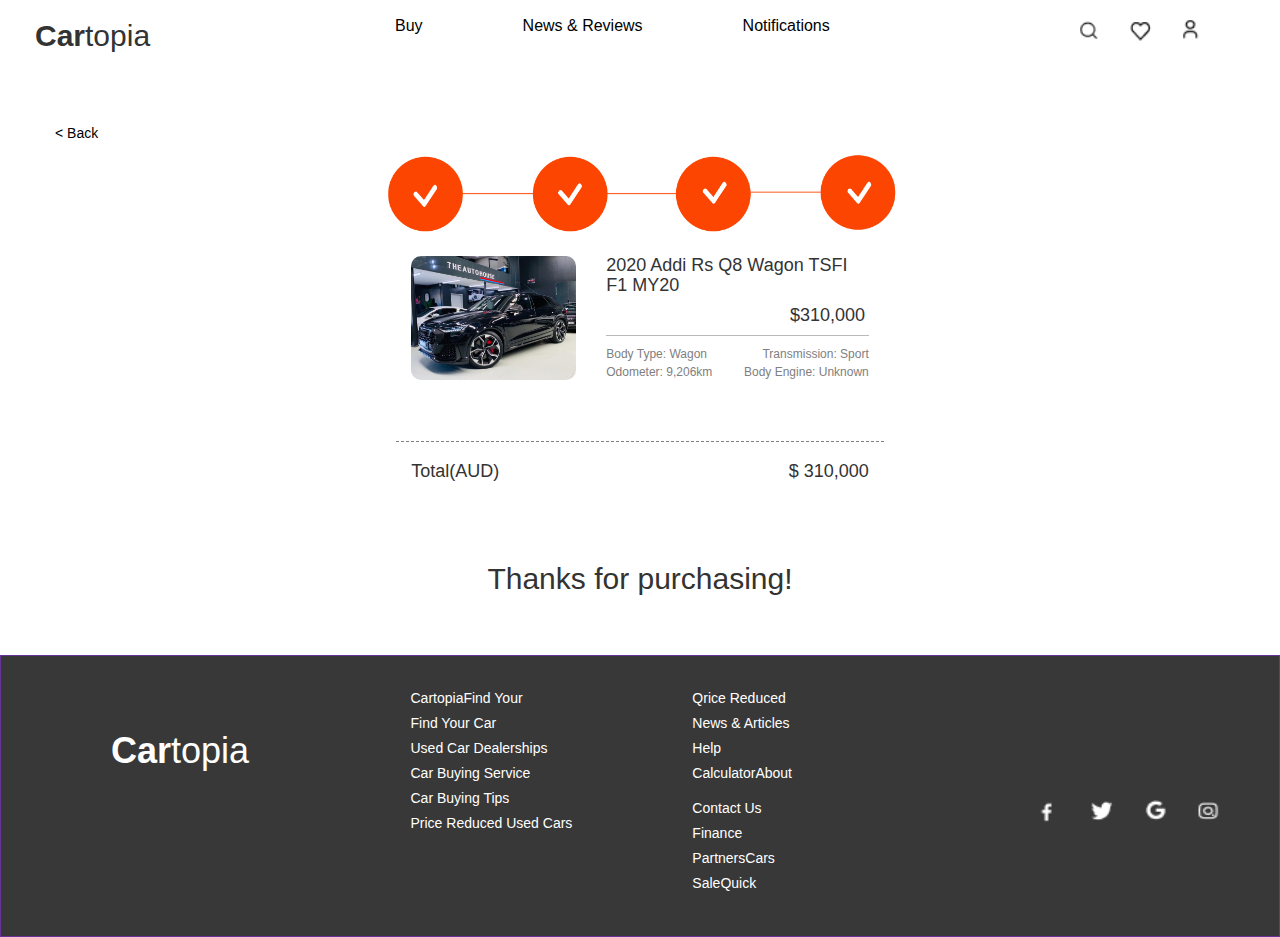
<file: step4.html>
<!DOCTYPE html>
<html>

<head>
	<meta charset="UTF-8">
	<title>step4</title>

	<meta http-equiv="x-ua-compatible" content="IE=edge" />

	<meta name="viewport" content="user-scalable=no,width=device-width,initial-scale=1.0" />

	<link rel="stylesheet" href="lib/bootstrap/css/bootstrap.min.css" />


	<!--[if lt IE 9]>
        <script src="lib/html5shiv/html5shiv.min.js"></script>
        <script src="lib/response/respond.min.js"></script>
    <![endif]-->
	<link href="./css/index.css" rel="stylesheet" />
	<link href="./css/step.css" rel="stylesheet" />

</head>

<body>
	<div class="conter1">
		<header class="container-fluid headd">
            <div class="row">
                <div class="col-xs-6 col-lg-3 car"><span class="glyphicon glyphicon-align-justify visible-xs"  data-toggle="modal" data-target="#myModal"></span><span>Car</span>topia </div>
                <ul class="col-xs-6 col-lg-6 hidden-xs visible-lg buy">
                    <li><a href="">Buy</a></li>
                    <li><a href="">News & Reviews</a></li>
                    <li><a href="./logoin.html">Notifications</a></li>
                </ul>
                <div class="col-xs-6 col-lg-3 new">
                    <ul>
                        <li><a href=""  data-toggle="modal" data-target="#myModal3"><img src="./images/2.png" alt=""></a></li>
                        <li><a href=""><img src="./images/3.png" alt=""></a></li>
                        <li><a href=""  data-toggle="modal" data-target="#myModal2"><img src="./images/4.png" alt=""></a></li>
                    </ul>
                </div>
            </div>
        </header>
        <!-- （Modal） -->
		<div class="modal fade" id="myModal" tabindex="-1" role="dialog" aria-labelledby="myModalLabel" aria-hidden="true">
			<div class="modal-dialog">
				<div class="modal-content  wefot2">
					<div class="modal-header">
						<button type="button" class="close" data-dismiss="modal" aria-hidden="true">&times;</button>
						<h4 class="modal-title" id="myModalLabel">Sign up<span>Log in</span></h4>
					</div>
					<div class="modal-body">
                        <ul>
                            <li><a href="">Home</a></li>
                            <li><a href="">Buy</a></li>
                            <li><a href="">News&Reviews</a></li>
                            <li><a href="">Notifications</a></li>
                        </ul>
                        <div class="car2"><span>Car</span>topia</div>
                    </div>
				</div><!-- /.modal-content -->
			</div><!-- /.modal -->
		</div>
        <!-- （Modal） -->
		<div class="modal fade" id="myModal2" tabindex="-1" role="dialog" aria-labelledby="myModalLabel" aria-hidden="true">
			<div class="modal-dialog">
				<div class="modal-content  wefot2">
					<div class="modal-header">
						<button type="button" class="close" data-dismiss="modal" aria-hidden="true">&times;</button>
					</div>
					<div class="modal-body signgn">
                        <h1>Sign in</h1>
                        <input type="text" class="form-control" id="name" placeholder="username">
                        <input type="password" class="form-control" id="inputPassword" placeholder="paddword">
                        <button type="button" class="btn btn-warning"><a href="./index.html">SGIN IN</a></button>
                        <div>or</div>
                        <p><a href=""><img src="./images/18.png" alt=""></a></p>
                        <p class="haves">Dont have an account? <span>Sign Up</span></p>
                    </div>
				</div><!-- /.modal-content -->
			</div><!-- /.modal -->
		</div>
        <!-- （Modal） -->
		<div class="modal fade" id="myModal3" tabindex="-1" role="dialog" aria-labelledby="myModalLabel" aria-hidden="true">
			<div class="modal-dialog">
				<div class="modal-content  wefot2">
					<div class="modal-header">
						<button type="button" class="close glyphicon glyphicon-align-justify"  data-toggle="modal" data-target="#myModal" data-dismiss="modal" aria-hidden="true"></button>
                        <h3 class="modal-title" id="myModalLabel car"><span>Car</span>topia</h3>
					</div>
					<div class="modal-body signgn">
                        <p><a href="./index.html" class="bbffd">&lt; Back</a></p>
                        <div class="sersercc">
                            <input type="text" class="form-control" id="name" placeholder="username">
                            <input type="text" class="form-control" id="name" placeholder="username">
                            <input type="text" class="form-control" id="name" placeholder="username">
                            <input type="text" class="form-control scfy" id="name" placeholder="username">
                            <input type="text" class="form-control scfy2" id="name" placeholder="username">
                            <input type="text" class="form-control" id="name" placeholder="username">
                            <input type="text" class="form-control" id="name" placeholder="username">
                            <input type="text" class="form-control" id="name" placeholder="username">
                            <button type="button" class="btn btn-warning"><a href="./list.html">SEARCH</a></button>
                        </div>
                    </div>
				</div><!-- /.modal-content -->
			</div><!-- /.modal -->
		</div>
		<div class="container">
			<div class="row">
				<div class="history">
					<span>
						<a href="./step3.html">< </span> <span>Back</a>
					</span>
				</div>
			</div>
			<div class="row col-lg-offset-3 step">
				<img src="./images/step4.png" class="hidden-xs" alt="" style="width:65%">
			</div>
			<div class="row detail center">
				<div class="col-md-2 left">
					<img src="./images/9.png" alt="" style="width:100%">
				</div>
				<div class="col-md-3 right">
					<div class="top">
						<h4>2020 Addi Rs Q8 Wagon TSFI F1 MY20</h4>
						<h4>$310,000</h4>
					</div>

					<div class="bottom">
						<div>
							<span>Body Type: Wagon</span>
							<span>Transmission: Sport</span>
						</div>
						<div>
							<span>Odometer: 9,206km</span>
							<span>Body Engine: Unknown</span>

						</div>

					</div>
				

				</div>

				
	
			</div>
			<div class="row center ">
				<div class="col-md-5 total">
					<h4>Total(AUD)</h4>
					<h4>$ 310,000</h4>
				</div>
			</div>
		</div>
		<div class="container">
			<div class="row center">
				<h2>Thanks for purchasing!</h2>
			</div>
		</div>
		<footer class="container-fluid">
            <div class="row">
                <div class="topia">
                    
                    <div class="col-xs-0 col-lg-3 crtto hidden-xs" ><b>Car</b>topia</div>
                    <div class="col-xs-12 col-lg-6">
                        <ul class="hidden-xs">
                            <li><a href="">CartopiaFind Your</a></li>
                            <li><a href="">Find Your Car</a></li>
                            <li><a href="">Used Car Dealerships</a></li>
                            <li><a href="">Car Buying Service</a></li>
                            <li><a href="">Car Buying Tips</a></li>
                            <li><a href="">Price Reduced Used Cars</a></li>
                        </ul>
                        <ul class="hidden-xs">
                            <li><a href="">Qrice Reduced</a></li>
                            <li><a href="">News & Articles</a></li>
                            <li><a href="">Help</a></li>
                            <li><a href="">CalculatorAbout</a></li>
                        </ul>
                        <ul>
                            <li class="cusleft"><a href="">Contact Us</a></li>
                            <li class="cusright"><a href="">Finance</a></li>
                            <li class="cusright"><a href="">PartnersCars</a></li>
                            <li class="hidden-xs"><a href="">SaleQuick</a></li>
                        </ul>
                    </div>
                    <div class="col-xs-0 col-lg-3 lvik hidden-xs">
                        <div class="dring">
                            <a href=""><img src="./images/5.png" alt=""></a>
                            <a href=""><img src="./images/6.png" alt=""></a>
                            <a href=""><img src="./images/7.png" alt=""></a>
                            <a href=""><img src="./images/8.png" alt=""></a>
                        </div>
                    </div>
                </div>
            </div>
        </footer>
	</div>
	<script src="lib/jquery/jquery-1.11.0.min.js"></script>

	<script src="lib/bootstrap/js/bootstrap.min.js"></script>
</body>

</html>
</file>
<file: css/index.css>
*{
    padding: 0px;
    margin: 0px;
    list-style: none;
    border:0px;
    text-decoration: none;
}
a{
    color: black;
}
.conter1{
    background: white;
    width: 100%;
}
.conter1 .headd{
    padding: 15px 35px;
}
.conter1 .car span{
    font-weight: bold;
}
.conter1 .car{
    font-size: 30px;
}

.conter1 .buy>li{
    float: left;
    margin: 0px 50px;
}
.conter1 .buy>li>a{
    font-size: 16px;
}
.conter1 .new>ul{
    float: right;
    margin-right: 30px;
}
.conter1 .new>ul>li{
    float: left;
    margin: 0px 10px;
}
.conter1 .new>ul>li>a>img{
    width: 30px;
    height: 30px;
}
.conter1 .wefot{
    padding: 80px 50px 30px;
    background: url(../images/1.png) no-repeat;
    height: 645px;
    background-size: 1000px;
    background-position: 250px 150px;
}
.conter1 .wefot .nect{
    font-family: 'Franklin Gothic Medium', 'Arial Narrow', Arial, sans-serif;
    padding: 10px 0px;
}
.conter1 .wefot .drema{
    border-bottom: 1px solid darkgray;
    padding: 50px 10px 10px;
    width: 40%;
    color: darkgray;
    position: relative;
}
.conter1 .wefot .drema span{
    float: right;
    font-size: 18px;
    font-weight: bold;
}
.conter1 .wefot .drema input{
    width: 50%;float: left;
}
.conter1 .wefot .drema>a{
    color: darkgray;
    position: absolute;
    left: 190px;
    top: 60px;
}
.conter1 .wefot .drema>a:hover{
    text-decoration: none;
}
.conter1 .wefot .drema::after{
    content: "";
    display: block;
    clear: both;
}
.conter1 .topia{
    background-color: #383838;
    border: 1px solid rebeccapurple;
    color: white;
    padding: 30px;
}
.conter1 .topia::after{
    content: "";
    display: block;
    clear: both;
}
.conter1 .topia ul{
    float: left;
    padding: 0px 60px;
}
.conter1 .topia ul>li>a{
    color: white;
    font-size: 14px;
    line-height: 25px;
}
.conter1 .topia .crtto{
    font-size: 36px;
    line-height: 130px;
    padding-left: 80px;
}
.conter1 .topia .lvik>div>a>img{
    width: 30px;
    height: 30px;
    margin: 0px 10px;
}
.conter1 .topia .lvik{
    margin-top: 110px;
}
.conter1 .topia .dring{
    float: right;
}
.conter1 .signgn>h1{
    margin-bottom: 25px;
}
.conter1 .signgn input{
    height: 40px;
    margin: 20px 0px;
}
.conter1 .signgn button{
    width: 100%;height: 40px;
    margin: 20px 0px;
}
.conter1 .signgn>p{
    text-align: center;
    padding: 25px 0px;
}
.conter1 .signgn>div{
    text-align: center;
    color: darkgray;
}
.conter1 .signgn .haves{
    padding: 50px 0px;
    color: darkgray;
    font-size: 12px;
}
.conter1 .signgn .haves>span{
    font-size: 14px;
    color: orange;
    padding: 0px 10px;
    border-bottom: 1px solid orange;
}
.conter1 .signgn>p .bbffd{
    text-align: left;
    color: darkgray;
    float: left;
}
.conter1 .signgn .sersercc{
    padding: 15px;
    box-shadow: 1px 1px 1px 1px ;
}
.conter1 .signgn .scfy{
    width: 40%;
    float: left;
    margin-top: 0px;
}
.conter1 .signgn .scfy2{
    width: 40%;
    float: right;
    margin-top: 0px;
}
.conter1 .modal-header{
    border: 0px;
}
.conter1 .modal-body>ul>li>a{
    font-weight: bold;
    line-height: 50px;
    font-size: 16px;
}
.conter1 .modal-body>ul{
    border-bottom: 1px solid darkgray;
}
.conter1 .car2{
    font-size: 25px;
    margin-top: 5px;
    text-align: center;
    padding: 170px 0px 60px;
}
.conter1 .car2 span{
    font-weight: bold;
}
.conter1 .wefot2{
    padding: 25px;
}
@media screen and (max-width:767px) {
    .conter1 .new>ul>li{
        float: left;
        margin: 5px;
    }
    .conter1 .new>ul{
        float: right;
        margin-right: 0px;
    }
    .conter1 .wefot{
        padding: 60px 50px 30px;
        background: url(../images/1.png) no-repeat;
        height: 645px;
        background-size: 1000px;
        background-position: 250px 150px;
    }
    .conter1 .wefot2{
        padding: 25px;
    }
    .conter1 .modal-header{
        border: 0px;
    }
    .conter1 .modal-body>ul>li>a{
        font-weight: bold;
        line-height: 50px;
        font-size: 16px;
    }
    .conter1 .modal-body>ul{
        border-bottom: 1px solid darkgray;
    }
    .conter1 .car2{
        font-size: 25px;
        margin-top: 5px;
        text-align: center;
        padding: 170px 0px 60px;
    }
    .conter1 .car2 span{
        font-weight: bold;
    }
    .conter1 .modal-header>h4>span{
        margin-left: 20px;
    }
    .conter1 .wefot .drema{
        border-bottom: none;
        padding: 50px 10px 10px;
        width: 40%;
        color: darkgray;
    }
    .conter1 .wefot .drema span a{
        float: left;
        font-size: 16px;
        font-weight: bold;
    }
    .conter1 .wefot .drema span{
        border-bottom: 1px solid black;
        padding-bottom: 5px;
        float: left;
    }
    .conter1 .wefot{
        padding: 80px 50px 30px;
        background: url(../images/1.png) no-repeat;
        height: 645px;
        background-size: 1000px;
        background-position: -50px 150px;
    }
    .conter1 .topia ul{
        padding: 0px;
        width: 100%;
    }
    .conter1 .topia ul .cusleft{
        float: left;
        margin: 0px 10px;
    }
    .conter1 .topia ul .cusright{
        float: right;
        margin: 0px 10px;
    }
    .conter1 .topia{
        background-color: white;
        border: none;
        color: darkgray;
        padding: 0px;
    }
    .conter1 .topia ul>li>a{
        color: #777;
        font-size: 14px;
        line-height: 25px;
    }
    .conter1 .car .glyphicon{
        font-size: 20px;
        margin-right: 5px;
        float: left;
        margin-top: 5px;
    }
    .conter1 .car{
        font-size: 25px;
        margin-top: 5px;
    }
    .conter1 .signgn>p>a{
        text-align: left;
    }
    .conter1 .signgn>h1{
        margin-bottom: 25px;
    }
    .conter1 .signgn input{
        height: 40px;
        margin: 20px 0px;
    }
    .conter1 .signgn button{
        width: 100%;height: 40px;
        margin: 20px 0px;
    }
    .conter1 .signgn>p{
        text-align: center;
        padding: 25px 0px;
    }
    .conter1 .signgn>div{
        text-align: center;
        color: darkgray;
    }
    .conter1 .signgn .haves{
        padding: 50px 0px;
        color: darkgray;
        font-size: 12px;
    }
    .conter1 .signgn .haves>span{
        font-size: 14px;
        color: orange;
        padding: 0px 10px;
        border-bottom: 1px solid orange;
    }
    element.style  {
        margin-right: 0px;
    }
}
</file>
<file: css/detailed_parameters.css>
*{
    padding: 0px;
    margin: 0px;
    list-style: none;
    border:0px;
    text-decoration: none;
}
a{
    color: black;
}
.conter1{
    background: white;
    width: 100%;
}
.conter1 .headd{
    padding: 15px 35px;
}
.conter1 .car span{
    font-weight: bold;
}
.conter1 .car{
    font-size: 30px;
}
.conter1 .car>a{
    color: darkgray;
    margin-top: 20px;
    font-size: 14px;
    margin-left: 30px;
}
.conter1 .buy>li{
    float: left;
    margin: 0px 50px;
}
.conter1 .buy>li>a{
    font-size: 16px;
}
.conter1 .new>ul{
    float: right;
    margin-right: 30px;
}
.conter1 .new>ul>li{
    float: left;
    margin: 0px 10px;
}
.conter1 .new>ul>li>a>img{
    width: 30px;
    height: 30px;
}
.conter1 .wefot{
    padding: 80px 50px 30px;
    background: url(../images/1.png) no-repeat;
    height: 645px;
    background-size: 1000px;
    background-position: 250px 150px;
}
.conter1 .wefot .nect{
    font-family: 'Franklin Gothic Medium', 'Arial Narrow', Arial, sans-serif;
    padding: 10px 0px;
}
.conter1 .wefot .drema{
    border-bottom: 1px solid darkgray;
    padding: 50px 10px 10px;
    width: 40%;
    color: darkgray;
}
.conter1 .wefot .drema span{
    float: right;
    font-size: 18px;
    font-weight: bold;
}
.conter1 .topia{
    background-color: #383838;
    border: 1px solid rebeccapurple;
    color: white;
    padding: 30px;
}
.conter1 .topia::after{
    content: "";
    display: block;
    clear: both;
}
.conter1 .topia ul{
    float: left;
    padding: 0px 60px;
}
.conter1 .topia ul>li>a{
    color: white;
    font-size: 14px;
    line-height: 25px;
}
.conter1 .topia .crtto{
    font-size: 36px;
    line-height: 130px;
    padding-left: 80px;
}
.conter1 .topia .lvik>div>a>img{
    width: 30px;
    height: 30px;
    margin: 0px 10px;
}
.conter1 .topia .lvik{
    margin-top: 110px;
}
.conter1 .topia .dring{
    float: right;
}
.conter1 .xiala input{
    width: 20%;
    margin: 15px 10px;
    float: left;
}
.conter1 .audi2{
    font-size: 18px;
    font-weight: bold;
    color: darkgray;
    margin-left: 23px;
}
.conter1 .audi2 a{
    font-size: 18px;
    font-weight: bold;
    color: black;
}
.conter1 .audi2 span{
    border-bottom:1px solid orange;
    padding: 5px 35px;
    font-family: 'Franklin Gothic Medium', 'Arial Narrow', Arial, sans-serif;
    font-weight: normal;
    color: black;
}
.conter1 .sortss span{
    float: right;
    font-size: 12px;
    color: darkgray;
    margin-top: 25px;
}
.conter1 .haoche img{
    width: 100%;
    border-radius: 20px;
}
.conter1 .haoche{
    margin-top: 20px;
    color: black;
    margin-bottom: 30px;
    
}
.conter1 .haoche:hover{
    text-decoration: none;
}
@media screen and (max-width:767px){
    .table-responsive {
        width: 100%;
        margin-bottom: 15px;
        border: 1px solid #ddd;
        padding: 0px 15px;
    }
}
</file>
<file: css/list.css>
*{
    padding: 0px;
    margin: 0px;
    list-style: none;
    border:0px;
    text-decoration: none;
}
a{
    color: black;
}
.conter1{
    background: white;
    width: 100%;
}
.conter1 .headd{
    padding: 15px 35px;
}
.conter1 .car span{
    font-weight: bold;
}
.conter1 .car{
    font-size: 30px;
}
.conter1 .car>a{
    color: darkgray;
    margin-top: 20px;
    font-size: 14px;
    margin-left: 30px;
}
.conter1 .buy>li{
    float: left;
    margin: 0px 50px;
}
.conter1 .buy>li>a{
    font-size: 16px;
}
.conter1 .new>ul{
    float: right;
    margin-right: 30px;
}
.conter1 .new>ul>li{
    float: left;
    margin: 0px 10px;
}
.conter1 .new>ul>li>a>img{
    width: 30px;
    height: 30px;
}
.conter1 .wefot{
    padding: 80px 50px 30px;
    background: url(../images/1.png) no-repeat;
    height: 645px;
    background-size: 1000px;
    background-position: 250px 150px;
}
.conter1 .wefot .nect{
    font-family: 'Franklin Gothic Medium', 'Arial Narrow', Arial, sans-serif;
    padding: 10px 0px;
}
.conter1 .wefot .drema{
    border-bottom: 1px solid darkgray;
    padding: 50px 10px 10px;
    width: 40%;
    color: darkgray;
}
.conter1 .wefot .drema span{
    float: right;
    font-size: 18px;
    font-weight: bold;
}
.conter1 .topia{
    background-color: #383838;
    border: 1px solid rebeccapurple;
    color: white;
    padding: 30px;
}
.conter1 .topia::after{
    content: "";
    display: block;
    clear: both;
}
.conter1 .topia ul{
    float: left;
    padding: 0px 60px;
}
.conter1 .topia ul>li>a{
    color: white;
    font-size: 14px;
    line-height: 25px;
}
.conter1 .topia .crtto{
    font-size: 36px;
    line-height: 130px;
    padding-left: 80px;
}
.conter1 .topia .lvik>div>a>img{
    width: 30px;
    height: 30px;
    margin: 0px 10px;
}
.conter1 .topia .lvik{
    margin-top: 110px;
}
.conter1 .topia .dring{
    float: right;
}
.conter1 .xiala input{
    width: 20%;
    margin: 15px 10px;
    float: left;
}
.conter1 .audi2{
    font-size: 18px;
    font-weight: bold;
    color: darkgray;
    margin-left: 23px;
}
.conter1 .audi2 a{
    font-size: 18px;
    font-weight: bold;
    color: black;
}
.conter1 .audi2 span{
    border-bottom:1px solid orange;
    padding: 5px 35px;
    font-family: 'Franklin Gothic Medium', 'Arial Narrow', Arial, sans-serif;
    font-weight: normal;
    color: black;
}
.conter1 .sortss span{
    float: right;
    font-size: 12px;
    color: darkgray;
    margin-top: 25px;
}
.conter1 .haoche img{
    width: 100%;
    border-radius: 20px;
}
.conter1 .haoche{
    margin-top: 20px;
    color: black;
}
.conter1 .haoche:hover{
    text-decoration: none;
}
.conter1 .jianbing {
    padding: 30px 0px 15px;
}
.conter1 .jianbing .tranxia{
    padding-bottom: 15px;
    border-bottom: 1px solid darkgray;
    margin-bottom: 15px;
}
@media screen and (max-width:767px) {
    .conter1 .audi2{
        font-size: 18px;
        font-weight: bold;
        color: darkgray;
        margin-left: 40px;
    }
    .conter1 .xiala input{
        width: 60%;
        margin: 15px 0px;
        float: left;
    }
    .conter1 .xiala{
        padding: 0px 35px ;
    }
    .conter1 .sortss span{
        float: right;
        font-size: 12px;
        color: darkgray;
        margin-top: 25px;
        padding-right:30px ;
    }
}
</file>
<file: css/list_xiang.css>
*{
    padding: 0px;
    margin: 0px;
    list-style: none;
    border:0px;
    text-decoration: none;
}
a{
    color: black;
}
.conter1{
    background: white;
    width: 100%;
}
.conter1 .headd{
    padding: 15px 35px;
}
.conter1 .car span{
    font-weight: bold;
}
.conter1 .car{
    font-size: 30px;
}
.conter1 .car>a{
    color: darkgray;
    margin-top: 20px;
    font-size: 14px;
    margin-left: 30px;
}
.conter1 .buy>li{
    float: left;
    margin: 0px 50px;
}
.conter1 .buy>li>a{
    font-size: 16px;
}
.conter1 .new>ul{
    float: right;
    margin-right: 30px;
}
.conter1 .new>ul>li{
    float: left;
    margin: 0px 10px;
}
.conter1 .new>ul>li>a>img{
    width: 30px;
    height: 30px;
}
.conter1 .wefot{
    padding: 80px 50px 30px;
    background: url(../images/1.png) no-repeat;
    height: 645px;
    background-size: 1000px;
    background-position: 250px 150px;
}
.conter1 .wefot .nect{
    font-family: 'Franklin Gothic Medium', 'Arial Narrow', Arial, sans-serif;
    padding: 10px 0px;
}
.conter1 .wefot .drema{
    border-bottom: 1px solid darkgray;
    padding: 50px 10px 10px;
    width: 40%;
    color: darkgray;
}
.conter1 .wefot .drema span{
    float: right;
    font-size: 18px;
    font-weight: bold;
}
.conter1 .topia{
    background-color: #383838;
    border: 1px solid rebeccapurple;
    color: white;
    padding: 30px;
}
.conter1 .topia::after{
    content: "";
    display: block;
    clear: both;
}
.conter1 .topia ul{
    float: left;
    padding: 0px 60px;
}
.conter1 .topia ul>li>a{
    color: white;
    font-size: 14px;
    line-height: 25px;
}
.conter1 .topia .crtto{
    font-size: 36px;
    line-height: 130px;
    padding-left: 80px;
}
.conter1 .topia .lvik>div>a>img{
    width: 30px;
    height: 30px;
    margin: 0px 10px;
}
.conter1 .topia .lvik{
    margin-top: 110px;
}
.conter1 .topia .dring{
    float: right;
}
.conter1 .xiala input{
    width: 20%;
    margin: 15px 10px;
    float: left;
}
.conter1 .audi2{
    font-size: 18px;
    font-weight: bold;
    color: darkgray;
    margin-left: 105px;
    width: 50%;
}
.conter1 .audi3{
    width: 50%;
}
.conter1 .audi2 a{
    font-size: 18px;
    font-weight: bold;
    color: black;
}
.conter1 .audi2 span{
    border-bottom:1px solid orange;
    padding: 5px 35px;
    font-family: 'Franklin Gothic Medium', 'Arial Narrow', Arial, sans-serif;
    font-weight: normal;
    color: black;
}
.conter1 .sortss span{
    float: right;
    font-size: 12px;
    color: darkgray;
    margin-top: 25px;
}
.conter1 .haoche img{
    width: 70%;
    border-radius: 20px;
}
.conter1 .haoche{
    margin-top: 20px;
    color: black;
    
}
.conter1 .qinqin{
    width: 100%;
}
.conter1 .qinqin::after{
    content: "";
    display: block;
    clear: both;
}
.conter1 .xiangll{
    width: 70%;
    margin-left:40px ;
    float: left;
}
.conter1 .xiangll .biaobiao{
    border-bottom: 2px solid black;
    padding-bottom: 25px;
    margin-bottom: 50px;
    width: 82%;
}
.conter1 .xiangll .biaobiao>.table>tbody>tr>td, .conter1 .xiangll .biaobiao>.table>tbody>tr>th, .conter1 .xiangll .biaobiao>.table>tfoot>tr>td, .conter1 .xiangll .biaobiao>.table>tfoot>tr>th, .conter1 .xiangll .biaobiao>.table>thead>tr>td, .conter1 .xiangll .biaobiao>.table>thead>tr>th {
    padding: 8px;
    line-height: 1.42857143;
    vertical-align: top;
    border-top: 0px;
}
.conter1 .xiangll caption{
    font-weight: bold;
    font-size: 18px;
    margin-bottom:25px ;
    color: black;
}
.conter1 .xiangll .woudf>img{
    padding: 25px 0px;
    width: 80%;
}
.conter1 .haoche:hover{
    text-decoration: none;
}
.conter1 .total{
    width: 20%;
    float: left;
    box-shadow: 1px 1px 1px 1px darkgray;
    padding: 40px;
}
.conter1 .inttqin{
    width: 100%;
}
.conter1 .inttqin2{
    width: 100%;
}
.conter1 .inttqin>div{
    float: left;
    padding: 0px 24px;
}
.conter1 .inttqin .intt{
    border-right: 2px solid black;
}
.conter1 .inttqin .intt>h3{
    color: red;
}
.conter1 .inttqin .intt2>h3{
    color: deepskyblue;
}
.conter1 .inttqin::after{
    content: "";
    display: block;
    clear: both;
}
.conter1 .inttqin{
    padding-bottom: 10px;
    
}
.conter1 .intt3 h3{
    padding-top: 20px;
    text-align: center;
    border-top: 2px solid black;

}
.conter1 .intt3 input{
    margin: 30px 0px;
    height: 80px;
}
.conter1 .intt3 button{
    width: 100%;
    height: 40px;
    margin: 15px 0px;
}
.conter1 .intt3 button a{
    color: white;
}
.meizu17tu{
    width: 45%;
    height:400px;
    position: relative;
    margin: 30px 0px;
    margin-left: 20px;
}
.meidatu .hideei{
    display: none;
}
.meidatu img{
    width: 100%;
    border-radius: 20px;
}
.meidatu p{
    position: absolute;
    top: 0px ;
    left: 0px;
}
.meixiaotu{
    width: 85%;
    display: block;
}
.meixiaotu span{
    width: 30%;
    float: left;
    padding: 0px 15px;
}
.meixiaotu span img{
    width: 100%;
    border-radius: 20px;
}
.parteer{
    font-weight: bold;
    padding-left: 25px;
}
@media screen and (max-width:767px){
    .meizu17tu{
        width: 100%;
        height:290px;
        position: relative;
        margin: 0px 0px 30px;
        padding: 0px;
    } 
    .conter1 .meizumei2{
        width: 100%;
        padding: 0px;
    }
    .meidatu img{
        width: 100%;
        border-radius: 0px;
    }
    .conter1 .qinqin{
        padding: 0px;
    }
    .conter1 .xiangll {
        width: 100%;
        margin-left: 0px;
        float: none;
    }
    .conter1 .xiangll .woudf>img {
        padding: 15px 20px;
        width: 100%;
    }
    .conter1 .xiangll .biaobiao {
        border: 0px;
        padding-bottom: 25px;
        margin-bottom: 50px;
        width: 100%;
        padding: 0px 20px ;
    }
    .conter1 .haoche img {
        width: 100%;
        border-radius: 20px;
        padding-bottom:20px;
    }
}
</file>
<file: css/logoin.css>
*{
    padding: 0px;
    margin: 0px;
    list-style: none;
    border:0px;
    text-decoration: none;
}
a{
    color: black;
}
.conter1{
    background: white;
    width: 100%;
}
.conter1 .headd{
    padding: 15px 35px;
}
.conter1 .car span{
    font-weight: bold;
}
.conter1 .car{
    font-size: 30px;
}
.conter1 .car>a{
    color: darkgray;
    margin-top: 20px;
    font-size: 14px;
    margin-left: 30px;
}
.conter1 .buy>li{
    float: left;
    margin: 0px 50px;
}
.conter1 .buy>li>a{
    font-size: 16px;
}
.conter1 .new>ul{
    float: right;
    margin-right: 30px;
}
.conter1 .new>ul>li{
    float: left;
    margin: 0px 10px;
}
.conter1 .new>ul>li>a>img{
    width: 30px;
    height: 30px;
}
.conter1 .wefot{
    padding: 80px 50px 30px;
    background: url(../images/1.png) no-repeat;
    height: 645px;
    background-size: 1000px;
    background-position: 250px 150px;
}
.conter1 .wefot .nect{
    font-family: 'Franklin Gothic Medium', 'Arial Narrow', Arial, sans-serif;
    padding: 10px 0px;
}
.conter1 .wefot .drema{
    border-bottom: 1px solid darkgray;
    padding: 50px 10px 10px;
    width: 40%;
    color: darkgray;
}
.conter1 .wefot .drema span{
    float: right;
    font-size: 18px;
    font-weight: bold;
}
.conter1 .topia{
    background-color: #383838;
    border: 1px solid rebeccapurple;
    color: white;
    padding: 30px;
}
.conter1 .topia::after{
    content: "";
    display: block;
    clear: both;
}
.conter1 .topia ul{
    float: left;
    padding: 0px 60px;
}
.conter1 .topia ul>li>a{
    color: white;
    font-size: 14px;
    line-height: 25px;
}
.conter1 .topia .crtto{
    font-size: 36px;
    line-height: 130px;
    padding-left: 80px;
}
.conter1 .topia .lvik>div>a>img{
    width: 30px;
    height: 30px;
    margin: 0px 10px;
}
.conter1 .topia .lvik{
    margin-top: 110px;
}
.conter1 .topia .dring{
    float: right;
}
.conter1 .xiala input{
    width: 20%;
    margin: 15px 10px;
    float: left;
}
.conter1 .audi2{
    font-size: 18px;
    font-weight: bold;
    color: darkgray;
    margin-left: 23px;
}
.conter1 .audi2 a{
    font-size: 18px;
    font-weight: bold;
    color: black;
}
.conter1 .audi2 span{
    border-bottom:1px solid orange;
    padding: 5px 35px;
    font-family: 'Franklin Gothic Medium', 'Arial Narrow', Arial, sans-serif;
    font-weight: normal;
    color: black;
}
.conter1 .sortss span{
    float: right;
    font-size: 12px;
    color: darkgray;
    margin-top: 25px;
}
.conter1 .haoche img{
    width: 100%;
    border-radius: 20px;
}
.conter1 .haoche{
    margin-top: 20px;
    color: black;
    margin-bottom: 30px;
    
}
.conter1 .haoche:hover{
    text-decoration: none;
}
.conter1 .logons input{
    margin: 69px 0px;
    height: 60px;
}
@media screen and (max-width:767px){
    .conter1 .logons input {
        margin: 60px 0px;
        height: 60px;
    }
    .conter1 .headd {
        padding: 20px 35px;
    }
    .conter1 .logons{
        padding: 0px 25px;
    }
}
</file>
<file: css/step.css>
.container{
    margin-top:50px;
    margin-bottom:50px;

}
.container .step h3{
    color: black;
}
.container .center{
    justify-content: center;
    display: flex
}

.container .detail .top{
    border-bottom: 1px solid rgb(190, 185, 185);
}
.container .detail  img{
    border-radius: 10px;
    margin-top: 10px;
}
.container .detail .top h4:last-child{
    position: relative;
    left: 70%;}
    .container .detail .bottom{
        margin-top: 10px;
    }
.container .detail .bottom span{
  color: grey;
  font-size: 12px;
}
.container .detail .bottom div{
    display: flex;
    justify-content: space-between;
    width: 100%;
}
.container form{
    margin-top: 50px;
    box-shadow: rgb(211, 208, 208) 5px 5px 5px 5px;
    padding: 40px;
    width: 30%
}
.container form input{
    height: 40px;
}
.container button{
    width: 120px;
    height: 40px;
    color: white;
}
.container .button div{
    width: 30%;
    display: flex;
    justify-content: space-between;
    margin-top: 40px;
}
.container form .other{
    display: flex;
    justify-content: space-between
}
.container form .other input{
    width: 48%;

}
/* .container .dashed{
    border-bottom: 1px dashed gray;
    margin-top: 80px;
    width: 60%;
    position: relative;
left: 20%;
} */
.container .total{
    display: flex;
    justify-content: space-between;
    border-top: 1px dashed gray;
    margin-top: 60px;
    padding-top: 10px;
}
.buhu2{
    display: flex;
    justify-content: space-between;
    
}
@media screen and (max-width:767px){
    .container {
        margin-top: 0px;
        margin-bottom: 0px;
        padding: 10px 30px;
    }
    .history{
        margin-left: 20px;
        margin-bottom: 15px;
    }
    .container .left{
        width: 100%;
        padding: 0px;
    }
    .container .left img{
        width: 100%;
        margin: 0px 0px 25px;
        border-radius: 20px;
    }
    .container .step{
        width: 100%;
    }
    .container .top h4{
        font-size: 20px;
    }
    .container .detail .bottom span {
        color: grey;
        font-size: 14px;
        width: 100%;
    }
    .container .form{
        padding-top: 0px;
        width: 100%;
    }
    .container form .other{
        display: block;
        justify-content: space-between
    }
    .container .center {
        justify-content: center;
        display: block;
    }
    .container form {
        margin-top: 20px;
        box-shadow: rgb(211, 208, 208) 5px 5px 5px 5px;
        padding: 30px;
        width: 100%;
        margin-left: 15px;
    }
    .buhu2{
        display: block;
    }
    .buhu2 .button{
        width: 40%;
    }
    .container button {
        width: 100%;
        height: 40px;
        color: white;
        text-align: center;
    }
    .container .button div {
        width: 100%;
        display: flex;
        justify-content: space-between;
        margin-top: 40px;
    }
    .container form .other input {
        width: 100%;
        margin: 15px 0px;
    }
    .table-responsive>.table {
        margin-bottom: 0;
        margin-left: 5px;
    }
}
</file>
